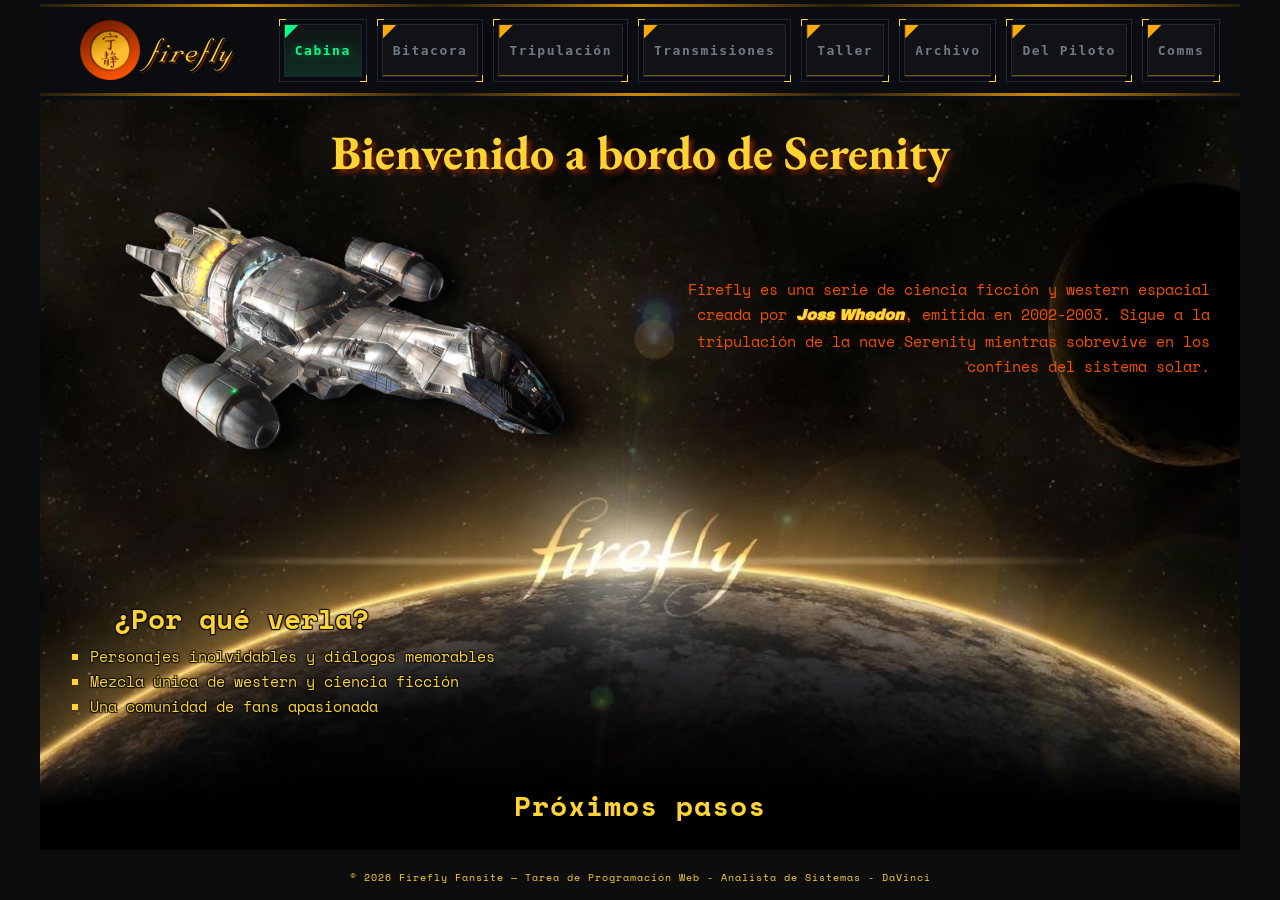
<file: index.html>
<!DOCTYPE html>
<html lang="es">

<head>
    <meta charset="UTF-8">
    <link rel="apple-touch-icon" sizes="57x57" href="./favicon/apple-icon-57x57.png">
    <link rel="apple-touch-icon" sizes="60x60" href="./favicon/apple-icon-60x60.png">
    <link rel="apple-touch-icon" sizes="72x72" href="./favicon/apple-icon-72x72.png">
    <link rel="apple-touch-icon" sizes="76x76" href="./favicon/apple-icon-76x76.png">
    <link rel="apple-touch-icon" sizes="114x114" href="./favicon/apple-icon-114x114.png">
    <link rel="apple-touch-icon" sizes="120x120" href="./favicon/apple-icon-120x120.png">
    <link rel="apple-touch-icon" sizes="144x144" href="./favicon/apple-icon-144x144.png">
    <link rel="apple-touch-icon" sizes="152x152" href="./favicon/apple-icon-152x152.png">
    <link rel="apple-touch-icon" sizes="180x180" href="./favicon/apple-icon-180x180.png">
    <link rel="icon" type="image/png" sizes="192x192" href="./favicon/android-icon-192x192.png">
    <link rel="icon" type="image/png" sizes="32x32" href="./favicon/favicon-32x32.png">
    <link rel="icon" type="image/png" sizes="96x96" href="./favicon/favicon-96x96.png">
    <link rel="icon" type="image/png" sizes="16x16" href="./favicon/favicon-16x16.png">
    <link rel="manifest" href="./favicon/manifest.json">
    <meta name="msapplication-TileColor" content="#ffffff">
    <meta name="msapplication-TileImage" content="./favicon/ms-icon-144x144.png">
    <meta name="theme-color" content="#ffffff">
    <meta name="viewport" content="width=device-width, initial-scale=1.0">
    <title>Cabina - Firefly Fansite</title>
    <link rel="preconnect" href="https://fonts.googleapis.com">
    <link rel="preconnect" href="https://fonts.gstatic.com" crossorigin>
    <link rel="stylesheet" href="https://cdnjs.cloudflare.com/ajax/libs/font-awesome/6.5.1/css/all.min.css"
        referrerpolicy="no-referrer" />
    <link
        href="https://fonts.googleapis.com/css2?family=Archivo+Black&family=Caacupe+One&family=EB+Garamond:ital,wght@0,400..800;1,400..800&family=Space+Mono:ital,wght@0,400;0,700;1,400;1,700&display=swap"
        rel="stylesheet">
    <link rel="stylesheet" href="./css/global.css">
    <link rel="stylesheet" href="./css/responsive.css">
</head>

<body class="index page">
    <header class="efecto-header page">
        <div class="logo-container">
            <img class="logo" src="./img/firefly_logo.png" alt="Logo de Firefly">
            <span class="firefly"> firefly</span>
        </div>
        <input type="checkbox" id="menu-check" class="menu-check">
        <label for="menu-check" class="menu-icon" aria-label="Abrir menú">
            <i class="fa-solid fa-bars icono-abrir"></i>
            <i class="fa-solid fa-xmark icono-cerrar"></i>
        </label>
        <nav>
            <div class="boton"><a href="index.html" class="btn-led pagina_actual">
                    <span class="btn-text">Cabina</span>
                </a></div>
            <div class="boton"><a href="./pages/episodios.html" class="btn-led">
                    <span class="btn-text">Bitacora</span>
                </a></div>
            <div class="boton"><a href="./pages/reparto.html" class="btn-led">
                    <span class="btn-text">Tripulación</span>
                </a></div>
            <div class="boton"><a href="./pages/videos.html" class="btn-led">
                    <span class="btn-text">Transmisiones</span>
                </a></div>
            <div class="boton"><a href="./pages/produccion.html" class="btn-led">
                    <span class="btn-text">Taller</span>
                </a></div>
            <div class="boton"><a href="./pages/curiosidades.html" class="btn-led">
                    <span class="btn-text">Archivo</span>
                </a></div>
            <div class="boton"><a href="./pages/sobre.html" class="btn-led">
                    <span class="btn-text">Del Piloto</span>
                </a></div>
            <div class="boton"><a href="./pages/contacto.html" class="btn-led">
                    <span class="btn-text">Comms</span>
                </a></div>
        </nav>
    </header>

    <main class="banner">
        <section class="bienvenida">
            <h1>Bienvenido a bordo de Serenity</h1>
            <p>
                Firefly es una serie de ciencia ficción y western espacial creada por
                <em> Joss Whedon</em>, emitida en 2002-2003. Sigue a la tripulación de la nave
                Serenity mientras sobrevive en los confines del sistema solar.
            </p>
            <img src="./img/serenity.png" alt="Nave Serenity" class="nave-flotante">
        </section>

        <section class="razones">
            <h2>¿Por qué verla?</h2>
            <ul>
                <li>Personajes inolvidables y diálogos memorables</li>
                <li>Mezcla única de western y ciencia ficción</li>
                <li>Una comunidad de fans apasionada</li>
            </ul>
        </section>

        <section class="proximos-pasos ">
            <h2>Próximos pasos</h2>
            <span class="contenedor-efecto">
                <a href="./pages/reparto.html" class="btn efecto" data-sm-link-text="Vamos!">
                    <span>Conocé a la Tripulación</span>
                </a>
                |
                <a href="./pages/curiosidades.html" class="btn efecto" data-sm-link-text="Vamos!">
                    <span>Revisa el Archivo de curiosidades</span>
                </a> |
                <a href="./pages/produccion.html" class="btn efecto" data-sm-link-text="Vamos!">
                    <span>Explora el Taller</span>
                </a> |
                <a href="./pages/videos.html" class="btn efecto" data-sm-link-text="Vamos!">
                    <span>Visualiza las Transmisiones</span>
                </a> |
                <a href="./pages/episodios.html" class="btn efecto" data-sm-link-text="Vamos!">
                    <span>Consulta la Bitacora</span>
                </a>
            </span>
        </section>
    </main>
    <hr>
    <footer>
        <p>&copy; 2026 Firefly Fansite — Tarea de Programación Web - Analista de Sistemas - DaVinci</p>
    </footer>
</body>

</html>
</file>
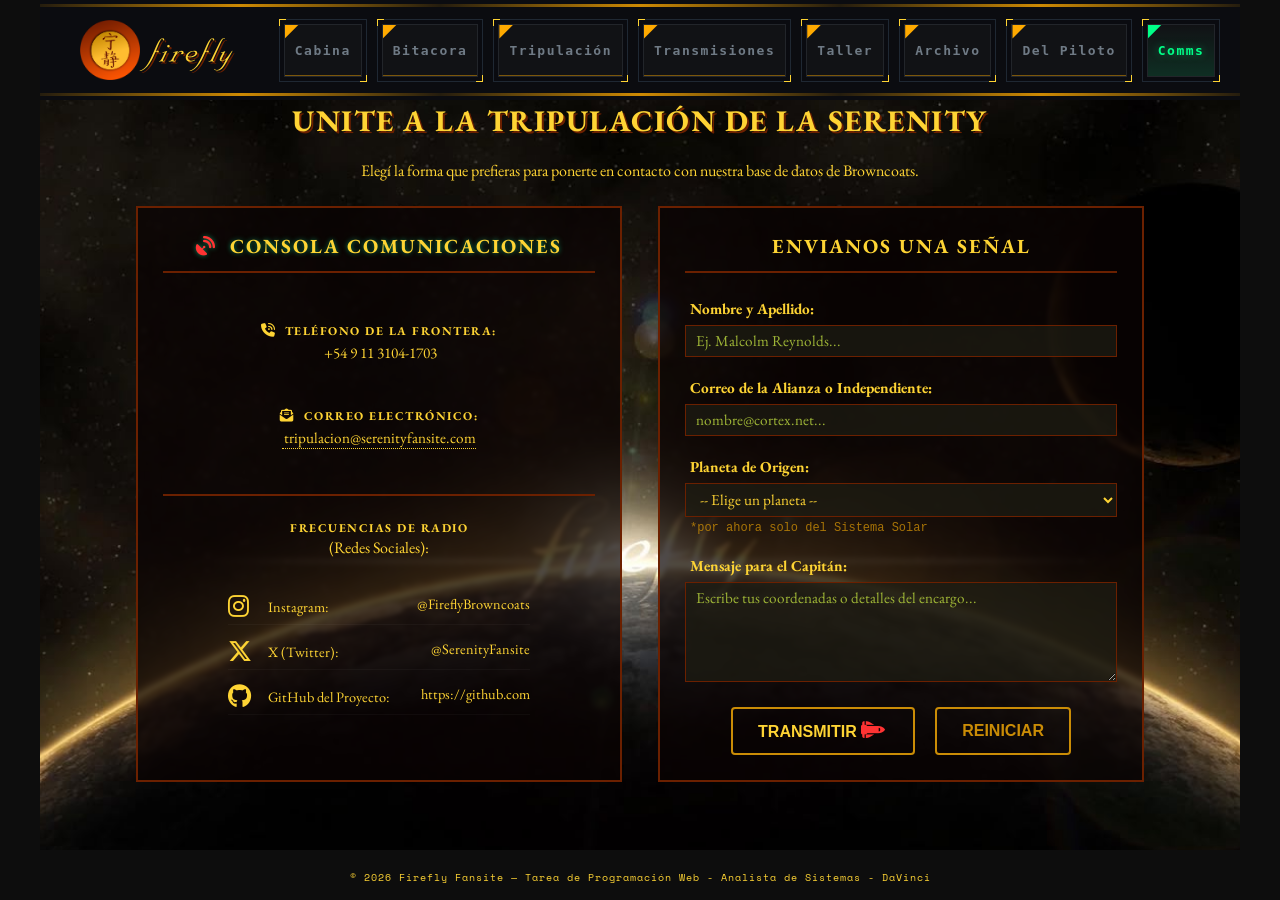
<file: pages/contacto.html>
<!DOCTYPE html>
<html lang="es">

<head>
    <meta charset="UTF-8">
    <link rel="apple-touch-icon" sizes="57x57" href="../favicon/apple-icon-57x57.png">
    <link rel="apple-touch-icon" sizes="60x60" href="../favicon/apple-icon-60x60.png">
    <link rel="apple-touch-icon" sizes="72x72" href="../favicon/apple-icon-72x72.png">
    <link rel="apple-touch-icon" sizes="76x76" href="../favicon/apple-icon-76x76.png">
    <link rel="apple-touch-icon" sizes="114x114" href="../favicon/apple-icon-114x114.png">
    <link rel="apple-touch-icon" sizes="120x120" href="../favicon/apple-icon-120x120.png">
    <link rel="apple-touch-icon" sizes="144x144" href="../favicon/apple-icon-144x144.png">
    <link rel="apple-touch-icon" sizes="152x152" href="../favicon/apple-icon-152x152.png">
    <link rel="apple-touch-icon" sizes="180x180" href="../favicon/apple-icon-180x180.png">
    <link rel="icon" type="image/png" sizes="192x192" href="../favicon/android-icon-192x192.png">
    <link rel="icon" type="image/png" sizes="32x32" href="../favicon/favicon-32x32.png">
    <link rel="icon" type="image/png" sizes="96x96" href="../favicon/favicon-96x96.png">
    <link rel="icon" type="image/png" sizes="16x16" href="../favicon/favicon-16x16.png">
    <link rel="manifest" href="../favicon/manifest.json">
    <meta name="msapplication-TileColor" content="#ffffff">
    <meta name="msapplication-TileImage" content="../favicon/ms-icon-144x144.png">
    <meta name="theme-color" content="#ffffff">
    <link rel="stylesheet" href="https://cdnjs.cloudflare.com/ajax/libs/font-awesome/6.5.1/css/all.min.css"
        referrerpolicy="no-referrer" />
    <meta name="viewport" content="width=device-width, initial-scale=1.0">
    <title>Comms - Firefly Fansite</title>
    <link rel="preconnect" href="https://fonts.googleapis.com">
    <link rel="preconnect" href="https://fonts.gstatic.com" crossorigin>
    <link
        href="https://fonts.googleapis.com/css2?family=Archivo+Black&family=Caacupe+One&family=EB+Garamond:ital,wght@0,400..800;1,400..800&family=Space+Mono:ital,wght@0,400;0,700;1,400;1,700&display=swap"
        rel="stylesheet">
    <link rel="stylesheet" href="https://cdnjs.cloudflare.com/ajax/libs/font-awesome/6.5.1/css/all.min.css"
        referrerpolicy="no-referrer" />
    <link rel="stylesheet" href="../css/global.css">
    <link rel="stylesheet" href="../css/contacto.css">
    <link rel="stylesheet" href="../css/responsive.css">
</head>

<body class="contacto page">
    <header class="efecto-header page">
        <div class="logo-container">
            <img class="logo" src="../img/firefly_logo.png" alt="Logo de Firefly">
            <span class="firefly"> firefly</span>
        </div>
        <input type="checkbox" id="menu-check" class="menu-check">
        <label for="menu-check" class="menu-icon" aria-label="Abrir menú">
            <i class="fa-solid fa-bars icono-abrir"></i>
            <i class="fa-solid fa-xmark icono-cerrar"></i>
        </label>
        <nav>
            <div class="boton"><a href="../index.html" class="btn-led ">
                    <span class="btn-text">Cabina</span>
                </a></div>
            <div class="boton"><a href="./episodios.html" class="btn-led">
                    <span class="btn-text">Bitacora</span>
                </a></div>
            <div class="boton"><a href="./reparto.html" class="btn-led">
                    <span class="btn-text">Tripulación</span>
                </a></div>
            <div class="boton"><a href="./videos.html" class="btn-led">
                    <span class="btn-text">Transmisiones</span>
                </a></div>
            <div class="boton"><a href="./produccion.html" class="btn-led">
                    <span class="btn-text">Taller</span>
                </a></div>
            <div class="boton"><a href="./curiosidades.html" class="btn-led">
                    <span class="btn-text">Archivo</span>
                </a></div>
            <div class="boton"><a href="./sobre.html" class="btn-led">
                    <span class="btn-text">Del Piloto</span>
                </a></div>
            <div class="boton"><a href="./contacto.html" class="btn-led pagina_actual">
                    <span class="btn-text">Comms</span>
                </a></div>
        </nav>
    </header>

    <main class="banner">

        <h1 class="subtitulo">Unite a la Tripulación de la Serenity</h1>
        <p class="bajada">Elegí la forma que prefieras para ponerte en contacto con nuestra base de datos de Browncoats.
        </p>


        <div class="contenedor-contacto-flex">
            <section class="caja datos-contacto blur">
                <div class="terminal-header">
                    <h2><i class="fa-solid fa-satellite-dish comms-light"></i> CONSOLA COMUNICACIONES</h2>
                </div>

                <p class="dato-sistema">
                    <strong><i class="fa-solid fa-phone-volume"></i> Teléfono de la Frontera:</strong>
                    <span>+54 9 11 3104-1703</span>
                </p>

                <p class="dato-sistema">
                    <strong><i class="fa-solid fa-envelope-open-text"></i> Correo Electrónico:</strong>
                    <a href="mailto:tripulacion@serenityfansite.com">tripulacion@serenityfansite.com</a>
                </p>

                <p class="frecuencias-titulo"><strong>Frecuencias de Radio <br></strong>(Redes Sociales):</p>
                <ul>
                    <li>
                        <span class="social-brand">
                            <i class="fa-brands fa-instagram"></i> <span>Instagram:</span>
                        </span>
                        <a href="https://instagram.com" target="_blank">@FireflyBrowncoats</a>
                    </li>
                    <li>
                        <span class="social-brand">
                            <i class="fa-brands fa-x-twitter"></i> <span>X (Twitter):</span>
                        </span>
                        <a href="https://x.com" target="_blank">@SerenityFansite</a>
                    </li>
                    <li>
                        <span class="social-brand">
                            <i class="fa-brands fa-github"></i> <span>GitHub del Proyecto:</span>
                        </span>
                        <a href="https://github.com" target="_blank">https://github.com</a>
                    </li>
                </ul>
            </section>

            <section class="caja seccion-formulario blur">
                <h2>Envianos una Señal</h2>

                <form class="form" action="./enviado.html" method="get">

                    <div class="campo">
                        <label class="label" for="nombre">Nombre y Apellido:
                            <input type="text" id="nombre" placeholder="Ej. Malcolm Reynolds..." name="nombre"
                                class="input" required>
                        </label>
                    </div>

                    <div class="campo">
                        <label class="label" for="correo">Correo de la Alianza o Independiente:
                            <input type="email" id="correo" placeholder="nombre@cortex.net..." name="correo"
                                class="input" required>
                        </label>
                    </div>

                    <div class="campo">
                        <label class="label" for="planeta">Planeta de Origen:
                            <select name="planeta" id="planeta">
                                <option value="" disabled selected>-- Elige un planeta --</option>
                                <option value="mercurio">Mercurio</option>
                                <option value="venus">Venus</option>
                                <option value="tierra">Tierra</option>
                                <option value="marte">Marte</option>
                                <option value="jupiter">Júpiter</option>
                                <option value="saturno">Saturno</option>
                                <option value="urano">Urano</option>
                                <option value="neptuno">Neptuno</option>
                                <option value="pluton">Plutón (Planeta enano)</option>
                            </select>
                        </label>
                        <p>*por ahora solo del Sistema Solar</p>
                    </div>

                    <div class="campo">
                        <label class="label" for="mensaje">Mensaje para el Capitán:
                            <textarea id="mensaje" name="mensaje"
                                placeholder="Escribe tus coordenadas o detalles del encargo..." class="input textarea"
                                required></textarea>
                        </label>
                    </div>

                    <div class="botones">
                        <button type="submit" class="btn enviar">Transmitir
                            <i class="fa-solid fa-shuttle-space comms-light"></i>
                        </button>
                        <button type="reset" class="btn borrar">Reiniciar</button>

                    </div>

                </form>
            </section>
        </div>
    </main>


    <hr>
    <footer>
        <p>&copy; 2026 Firefly Fansite — Tarea de Programación Web - Analista de Sistemas - DaVinci</p>
    </footer>
</body>

</html>
</file>
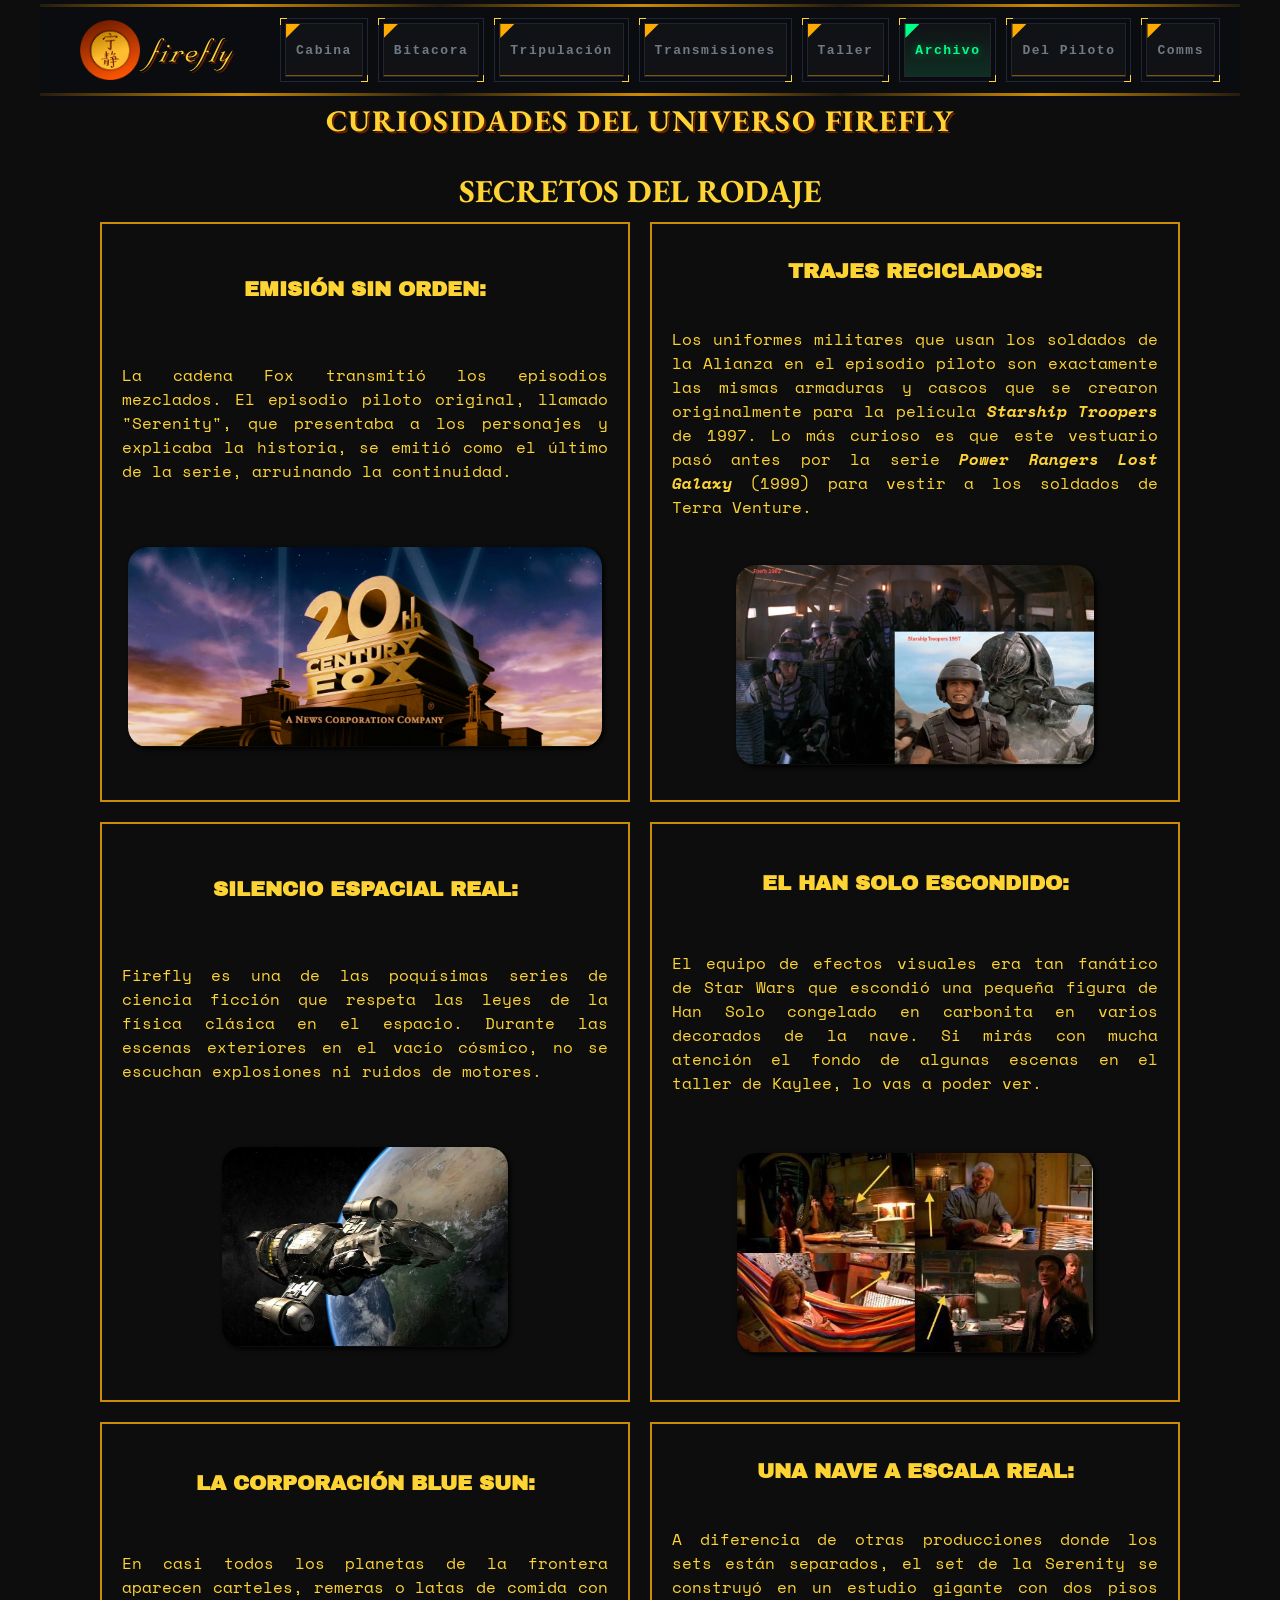
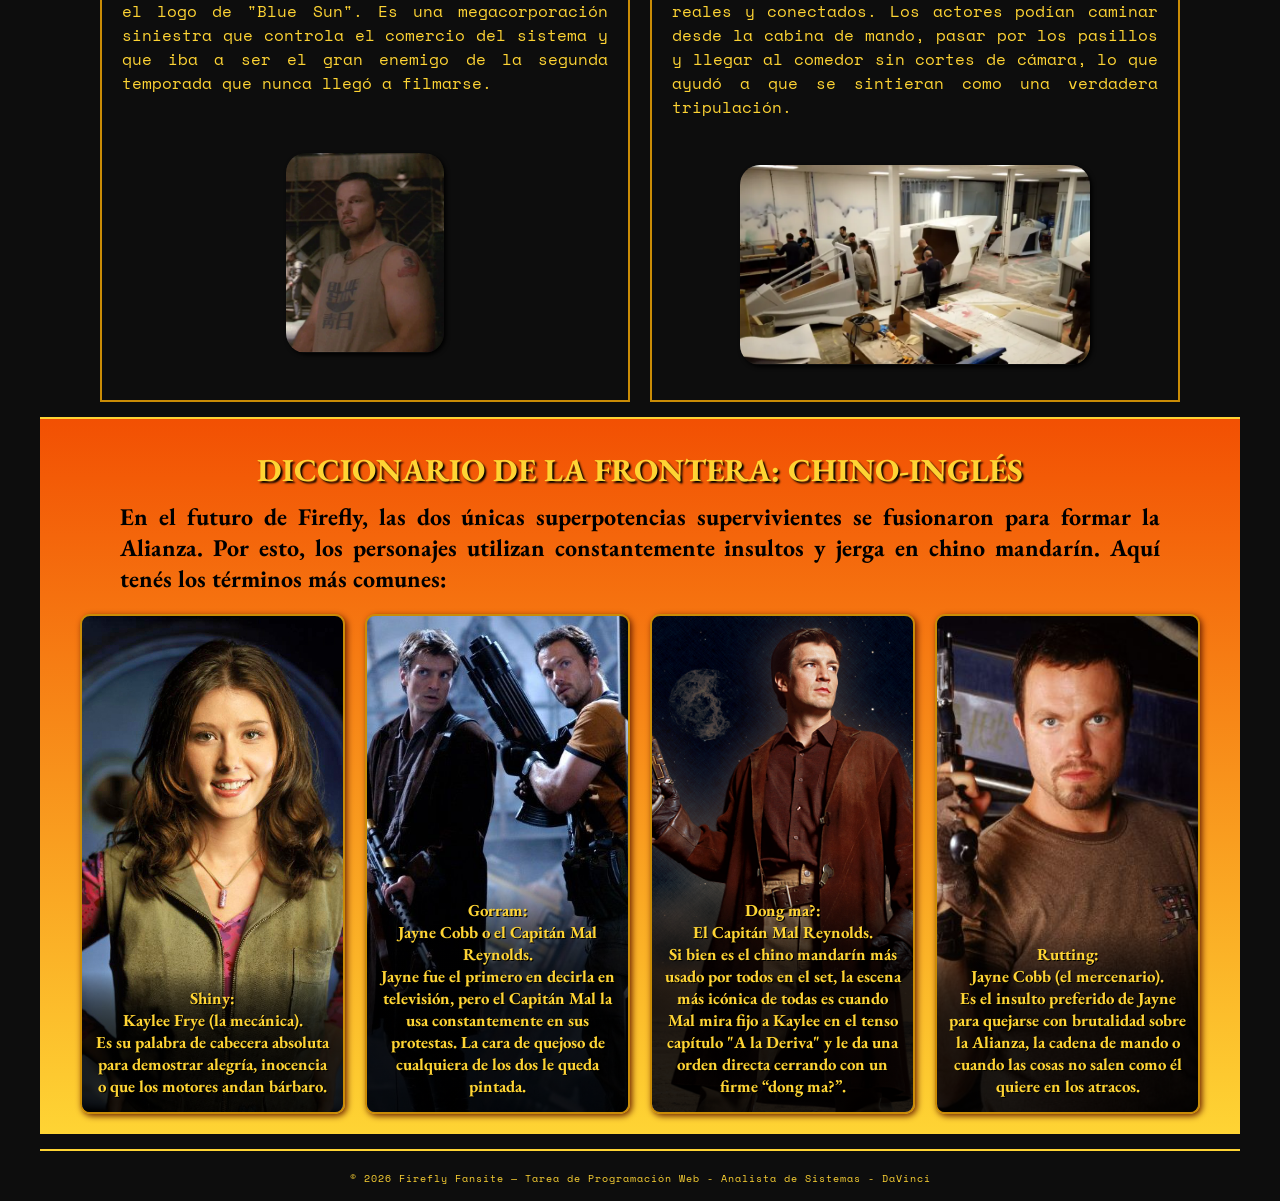
<file: pages/curiosidades.html>
<!DOCTYPE html>
<html lang="es">

<head>
    <meta charset="UTF-8">
    <link rel="apple-touch-icon" sizes="57x57" href="../favicon/apple-icon-57x57.png">
    <link rel="apple-touch-icon" sizes="60x60" href="../favicon/apple-icon-60x60.png">
    <link rel="apple-touch-icon" sizes="72x72" href="../favicon/apple-icon-72x72.png">
    <link rel="apple-touch-icon" sizes="76x76" href="../favicon/apple-icon-76x76.png">
    <link rel="apple-touch-icon" sizes="114x114" href="../favicon/apple-icon-114x114.png">
    <link rel="apple-touch-icon" sizes="120x120" href="../favicon/apple-icon-120x120.png">
    <link rel="apple-touch-icon" sizes="144x144" href="../favicon/apple-icon-144x144.png">
    <link rel="apple-touch-icon" sizes="152x152" href="../favicon/apple-icon-152x152.png">
    <link rel="apple-touch-icon" sizes="180x180" href="../favicon/apple-icon-180x180.png">
    <link rel="icon" type="image/png" sizes="192x192" href="../favicon/android-icon-192x192.png">
    <link rel="icon" type="image/png" sizes="32x32" href="../favicon/favicon-32x32.png">
    <link rel="icon" type="image/png" sizes="96x96" href="../favicon/favicon-96x96.png">
    <link rel="icon" type="image/png" sizes="16x16" href="../favicon/favicon-16x16.png">
    <link rel="manifest" href="../favicon/manifest.json">
    <meta name="msapplication-TileColor" content="#ffffff">
    <meta name="msapplication-TileImage" content="../favicon/ms-icon-144x144.png">
    <meta name="theme-color" content="#ffffff">
    <meta name="viewport" content="width=device-width, initial-scale=1.0">
    <title>Archivo - Firefly Fansite</title>
    <link rel="preconnect" href="https://fonts.googleapis.com">
    <link rel="preconnect" href="https://fonts.gstatic.com" crossorigin>
    <link
        href="https://fonts.googleapis.com/css2?family=Archivo+Black&family=Caacupe+One&family=EB+Garamond:ital,wght@0,400..800;1,400..800&family=Space+Mono:ital,wght@0,400;0,700;1,400;1,700&display=swap"
        rel="stylesheet">
    <link rel="stylesheet" href="https://cdnjs.cloudflare.com/ajax/libs/font-awesome/6.5.1/css/all.min.css"
        referrerpolicy="no-referrer" />
    <link rel="stylesheet" href="../css/global.css">
    <link rel="stylesheet" href="../css/curiosidades.css">
    <link rel="stylesheet" href="../css/responsive.css">
</head>

<body class="curiosidades page">
    <header class="efecto-header page">
        <div class="logo-container">
            <img class="logo" src="../img/firefly_logo.png" alt="Logo de Firefly">
            <span class="firefly"> firefly</span>
        </div>
        <input type="checkbox" id="menu-check" class="menu-check">
        <label for="menu-check" class="menu-icon" aria-label="Abrir menú">
            <i class="fa-solid fa-bars icono-abrir"></i>
            <i class="fa-solid fa-xmark icono-cerrar"></i>
        </label>
        <nav>
            <div class="boton"><a href="../index.html" class="btn-led ">
                    <span class="btn-text">Cabina</span>
                </a></div>
            <div class="boton"><a href="./episodios.html" class="btn-led">
                    <span class="btn-text">Bitacora</span>
                </a></div>
            <div class="boton"><a href="./reparto.html" class="btn-led">
                    <span class="btn-text">Tripulación</span>
                </a></div>
            <div class="boton"><a href="./videos.html" class="btn-led">
                    <span class="btn-text">Transmisiones</span>
                </a></div>
            <div class="boton"><a href="./produccion.html" class="btn-led">
                    <span class="btn-text">Taller</span>
                </a></div>
            <div class="boton"><a href="./curiosidades.html" class="btn-led  pagina_actual">
                    <span class="btn-text">Archivo</span>
                </a></div>
            <div class="boton"><a href="./sobre.html" class="btn-led">
                    <span class="btn-text">Del Piloto</span>
                </a></div>
            <div class="boton"><a href="./contacto.html" class="btn-led">
                    <span class="btn-text">Comms</span>
                </a></div>
        </nav>
    </header>

    <main>
        <h1 class="subtitulo">Curiosidades del Universo Firefly</h1>

        <section id="datos-curiosos">
            <h2>Secretos del Rodaje</h2>
            <ul>
                <li class="caja">
                    <h3>Emisión sin orden:</h3>
                    <p>La cadena Fox transmitió los episodios mezclados. El episodio
                        piloto original, llamado "Serenity", que presentaba a los personajes y explicaba la historia, se
                        emitió como el último de la serie, arruinando la continuidad.</p>
                    <div class="cajaimg"><img src="../img/curiosidades/fox_logo.png" alt="Logo de FOX">
                    </div>
                </li>
                <li class="caja">
                    <h3>Trajes reciclados:</h3>
                    <p> Los uniformes militares que usan los soldados de la Alianza
                        en el episodio piloto son exactamente las mismas armaduras y cascos que se crearon originalmente
                        para la película <em>Starship Troopers</em> de 1997. Lo más curioso es que este vestuario pasó
                        antes por la serie <em>Power Rangers Lost Galaxy</em> (1999) para vestir a los soldados de Terra
                        Venture.
                        <!-- Un dato extra: en los comentarios del DVD de Firefly revelaron que, al pintarlos a las
                        apuradas de color morado para la serie, ¡algunos trajes todavía tenían manchas de sangre de
                        bicho alienígena del rodaje anterior! -->

                    </p>
                    <div class="cajaimg"><img src="../img/curiosidades/traje_reciclado.webp"
                            alt="Soldados de la Alianza"></div>
                </li>
                <li class="caja">
                    <h3>Silencio espacial real:</h3>
                    <p> Firefly es una de las poquísimas series de ciencia
                        ficción que respeta las leyes de la física clásica en el espacio. Durante las escenas exteriores
                        en el vacío cósmico, no se escuchan explosiones ni ruidos de motores.</p>
                    <div class="cajaimg"><img src="../img/curiosidades/fireflyespacio.webp"
                            alt="Nave Serenity en el espacio"></div>
                </li>
                <li class="caja">
                    <h3>El Han Solo escondido:</h3>
                    <p> El equipo de efectos visuales era tan fanático de Star
                        Wars que escondió una pequeña figura de Han Solo congelado en carbonita en varios decorados de
                        la nave. Si mirás con mucha atención el fondo de algunas escenas en el taller de Kaylee, lo vas
                        a poder ver.</p>
                    <div class="cajaimg"><img src="../img/curiosidades/hansolofirefly.webp"
                            alt="Easter egg de Han Solo"></div>
                </li>
                <li class="caja">
                    <h3>La corporación Blue Sun:</h3>
                    <p> En casi todos los planetas de la frontera aparecen
                        carteles, remeras o latas de comida con el logo de "Blue Sun". Es una megacorporación siniestra
                        que controla el comercio del sistema y que iba a ser el gran enemigo de la segunda temporada que
                        nunca llegó a filmarse.</p>
                    <div class="cajaimg"><img src="../img/curiosidades/remerabluesun.webp"
                            alt="Logo corporación Blue Sun"></div>
                </li>
                <li class="caja">
                    <h3>Una nave a escala real:</h3>
                    <p> A diferencia de otras producciones donde los sets están
                        separados, el set de la Serenity se construyó en un estudio gigante con dos pisos reales y
                        conectados. Los actores podían caminar desde la cabina de mando, pasar por los pasillos y llegar
                        al comedor sin cortes de cámara, lo que ayudó a que se sintieran como una verdadera tripulación.
                    </p>
                    <div class="cajaimg"><img src="../img/curiosidades/realsize.webp" alt="Set de filmación interno">
                    </div>
                </li>
            </ul>
        </section>

        <hr>

        <section id="glosario">
            <h2>Diccionario de la Frontera: Chino-Inglés</h2>
            <p>
                En el futuro de Firefly, las dos únicas superpotencias supervivientes se fusionaron para formar la
                Alianza. Por esto, los personajes utilizan constantemente insultos y jerga en chino mandarín. Aquí tenés
                los términos más comunes:
            </p>
            <div class="fichas">
                <div class="ficha" style="background-image: url('../img/curiosidades/kaylee.jpg') ">
                    <p class="dato">
                        <strong>Shiny:</strong><br>
                        Kaylee Frye (la mecánica). <br> Es su palabra de cabecera absoluta para demostrar alegría,
                        inocencia
                        o que
                        los motores andan bárbaro.
                    </p>
                </div>

                <div class="ficha" style="background-image: url('../img/curiosidades/mal_jayne.jpg') ">
                    <p class="dato">
                        <strong>Gorram:</strong><br>
                        Jayne Cobb o el Capitán Mal Reynolds.<br> Jayne fue el primero en decirla en televisión, pero el
                        Capitán Mal
                        la usa constantemente en sus protestas. La cara de quejoso de cualquiera de los dos le queda
                        pintada.<br>

                    </p>
                </div>

                <div class="ficha" style="background-image: url('../img/curiosidades/mal.jpg') ">
                    <p class="dato">
                        <strong>Dong ma?:</strong><br>
                        El Capitán Mal Reynolds.<br> Si bien es el chino mandarín más usado por todos en el set, la
                        escena
                        más
                        icónica de todas es cuando Mal mira fijo a Kaylee en el tenso capítulo "A la Deriva" y le da una
                        orden
                        directa cerrando con un firme “dong ma?”.

                    </p>
                </div>

                <div class="ficha" style="background-image: url('../img/curiosidades/jayne.jpg') ">
                    <p class="dato">
                        <strong>Rutting:</strong><br>
                        Jayne Cobb (el mercenario).<br> Es el insulto preferido de Jayne para quejarse con brutalidad
                        sobre
                        la
                        Alianza, la cadena de mando o cuando las cosas no salen como él quiere en los atracos.

                    </p>
                </div>
            </div>
        </section>

    </main>
    <hr>
    <footer>
        <p>&copy; 2026 Firefly Fansite — Tarea de Programación Web - Analista de Sistemas - DaVinci</p>
    </footer>
</body>

</html>
</file>
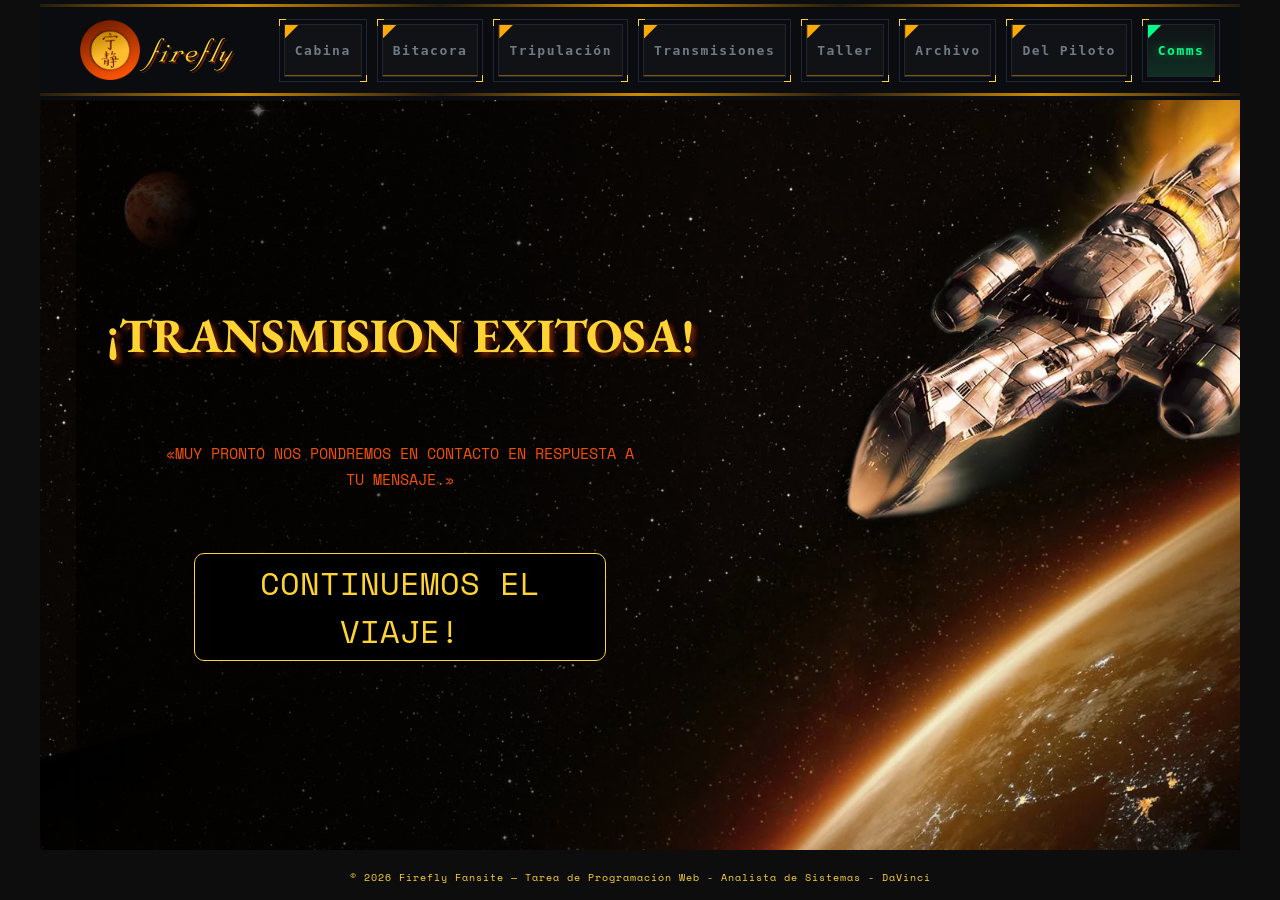
<file: pages/enviado.html>
<!DOCTYPE html>
<html lang="es">

<head>
    <meta charset="UTF-8">
    <link rel="apple-touch-icon" sizes="57x57" href="../favicon/apple-icon-57x57.png">
    <link rel="apple-touch-icon" sizes="60x60" href="../favicon/apple-icon-60x60.png">
    <link rel="apple-touch-icon" sizes="72x72" href="../favicon/apple-icon-72x72.png">
    <link rel="apple-touch-icon" sizes="76x76" href="../favicon/apple-icon-76x76.png">
    <link rel="apple-touch-icon" sizes="114x114" href="../favicon/apple-icon-114x114.png">
    <link rel="apple-touch-icon" sizes="120x120" href="../favicon/apple-icon-120x120.png">
    <link rel="apple-touch-icon" sizes="144x144" href="../favicon/apple-icon-144x144.png">
    <link rel="apple-touch-icon" sizes="152x152" href="../favicon/apple-icon-152x152.png">
    <link rel="apple-touch-icon" sizes="180x180" href="../favicon/apple-icon-180x180.png">
    <link rel="icon" type="image/png" sizes="192x192" href="../favicon/android-icon-192x192.png">
    <link rel="icon" type="image/png" sizes="32x32" href="../favicon/favicon-32x32.png">
    <link rel="icon" type="image/png" sizes="96x96" href="../favicon/favicon-96x96.png">
    <link rel="icon" type="image/png" sizes="16x16" href="../favicon/favicon-16x16.png">
    <link rel="manifest" href="../favicon/manifest.json">
    <meta name="msapplication-TileColor" content="#ffffff">
    <meta name="msapplication-TileImage" content="./favicon/ms-icon-144x144.png">
    <meta name="theme-color" content="#ffffff">
    <meta name="viewport" content="width=device-width, initial-scale=1.0">
    <title>TRANSMICION EXITOSA - Firefly Fansite</title>
    <link rel="preconnect" href="https://fonts.googleapis.com">
    <link rel="preconnect" href="https://fonts.gstatic.com" crossorigin>
    <link
        href="https://fonts.googleapis.com/css2?family=Archivo+Black&family=Caacupe+One&family=EB+Garamond:ital,wght@0,400..800;1,400..800&family=Space+Mono:ital,wght@0,400;0,700;1,400;1,700&display=swap"
        rel="stylesheet">
    <link rel="stylesheet" href="https://cdnjs.cloudflare.com/ajax/libs/font-awesome/6.5.1/css/all.min.css"
        referrerpolicy="no-referrer" />
    <link rel="stylesheet" href="../css/global.css">
    <link rel="stylesheet" href="../css/enviado.css">
    <link rel="stylesheet" href="../css/responsive.css">
</head>

<body class="index page">
    <header class="efecto-header page">
        <div class="logo-container">
            <img class="logo" src="../img/firefly_logo.png" alt="Logo de Firefly">
            <span class="firefly"> firefly</span>
        </div>
        <input type="checkbox" id="menu-check" class="menu-check">
        <label for="menu-check" class="menu-icon" aria-label="Abrir menú">
            <i class="fa-solid fa-bars icono-abrir"></i>
            <i class="fa-solid fa-xmark icono-cerrar"></i>
        </label>
        <nav>
            <div class="boton"><a href="../index.html" class="btn-led ">
                    <span class="btn-text">Cabina</span>
                </a></div>
            <div class="boton"><a href="./episodios.html" class="btn-led">
                    <span class="btn-text">Bitacora</span>
                </a></div>
            <div class="boton"><a href="./reparto.html" class="btn-led">
                    <span class="btn-text">Tripulación</span>
                </a></div>
            <div class="boton"><a href="./videos.html" class="btn-led">
                    <span class="btn-text">Transmisiones</span>
                </a></div>
            <div class="boton"><a href="./produccion.html" class="btn-led">
                    <span class="btn-text">Taller</span>
                </a></div>
            <div class="boton"><a href="./curiosidades.html" class="btn-led">
                    <span class="btn-text">Archivo</span>
                </a></div>
            <div class="boton"><a href="./sobre.html" class="btn-led">
                    <span class="btn-text">Del Piloto</span>
                </a></div>
            <div class="boton"><a href="./contacto.html" class="btn-led pagina_actual">
                    <span class="btn-text">Comms</span>
                </a></div>
        </nav>
    </header>

    <main class="banner enviado">
        <section class="bienvenida ">
            <h1>¡TRANSMISION EXITOSA!</h1>
            <p>
                «MUY PRONTO NOS PONDREMOS EN CONTACTO EN RESPUESTA A TU MENSAJE.»
            </p>
            <div>
                <a href="../index.html">CONTINUEMOS EL VIAJE!</a>
            </div>
        </section>

    </main>
    <hr>
    <footer>
        <p>&copy; 2026 Firefly Fansite — Tarea de Programación Web - Analista de Sistemas - DaVinci</p>
    </footer>
</body>

</html>
</file>
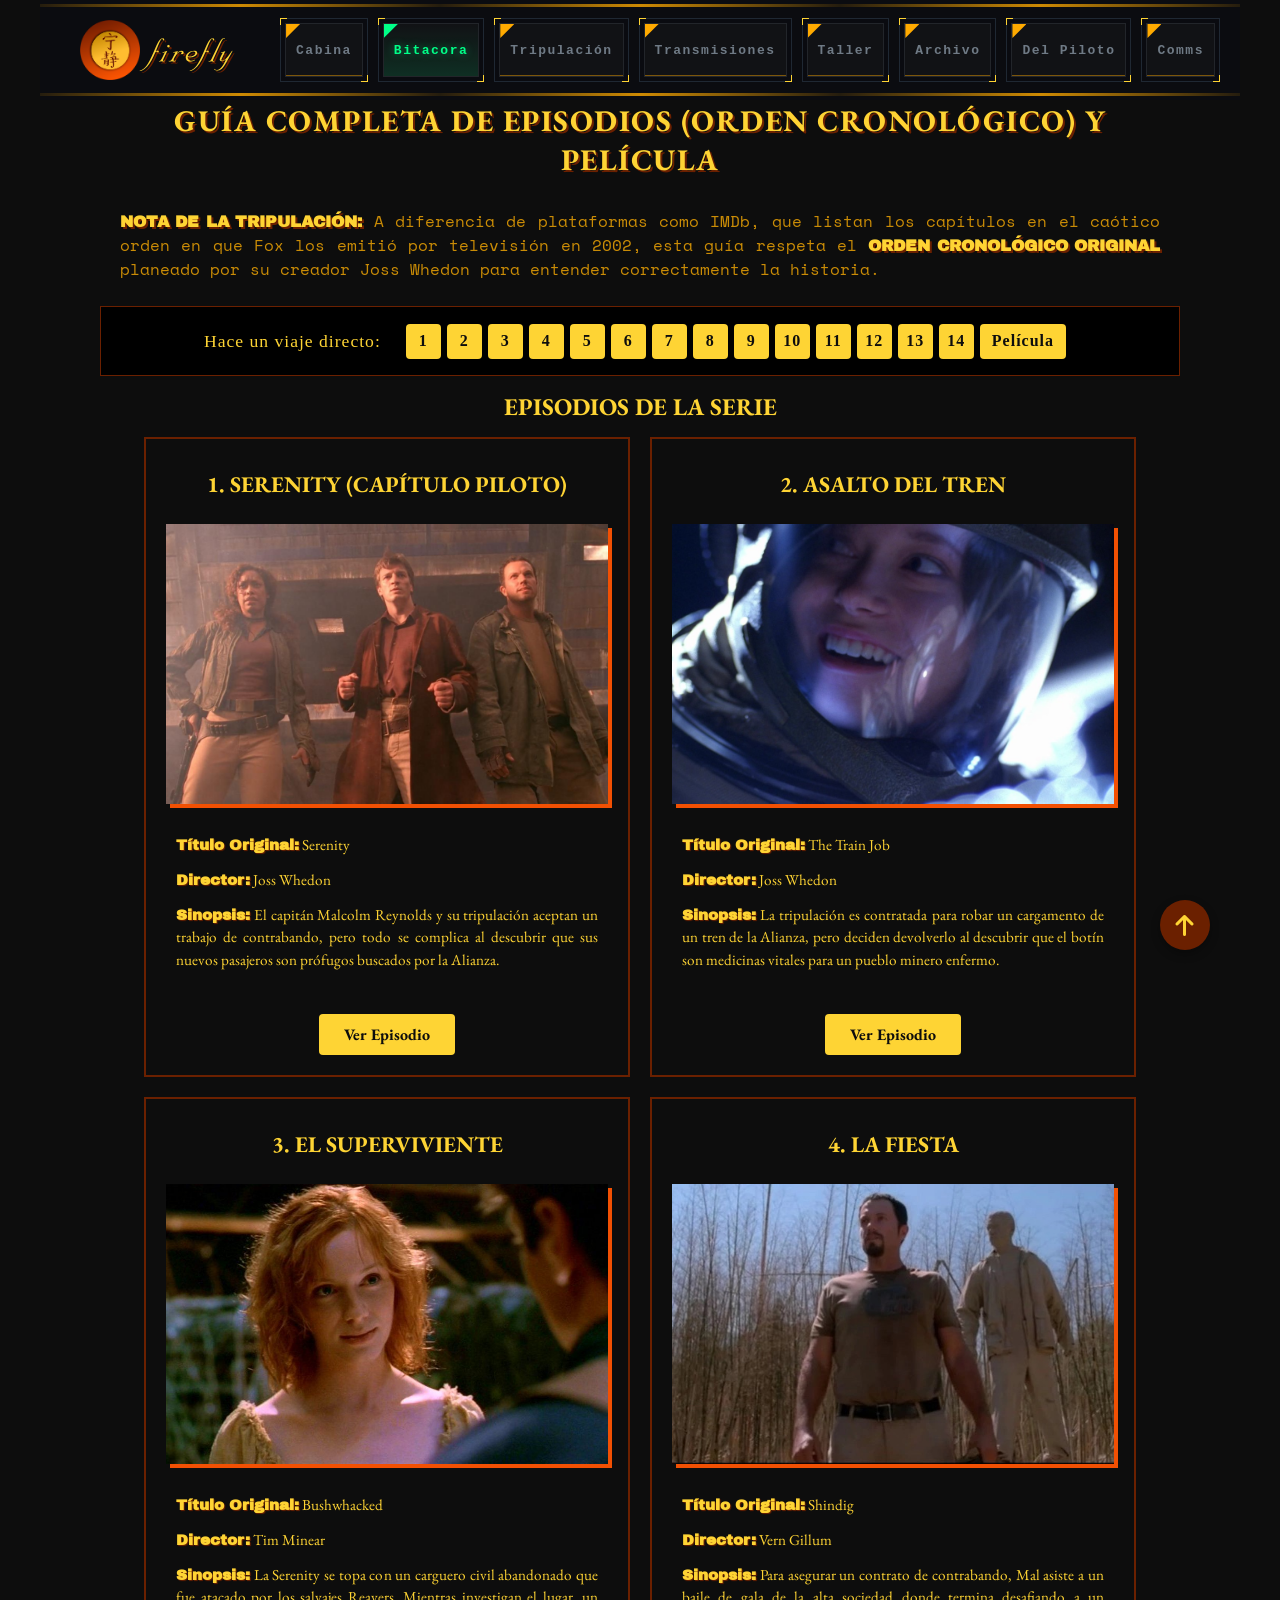
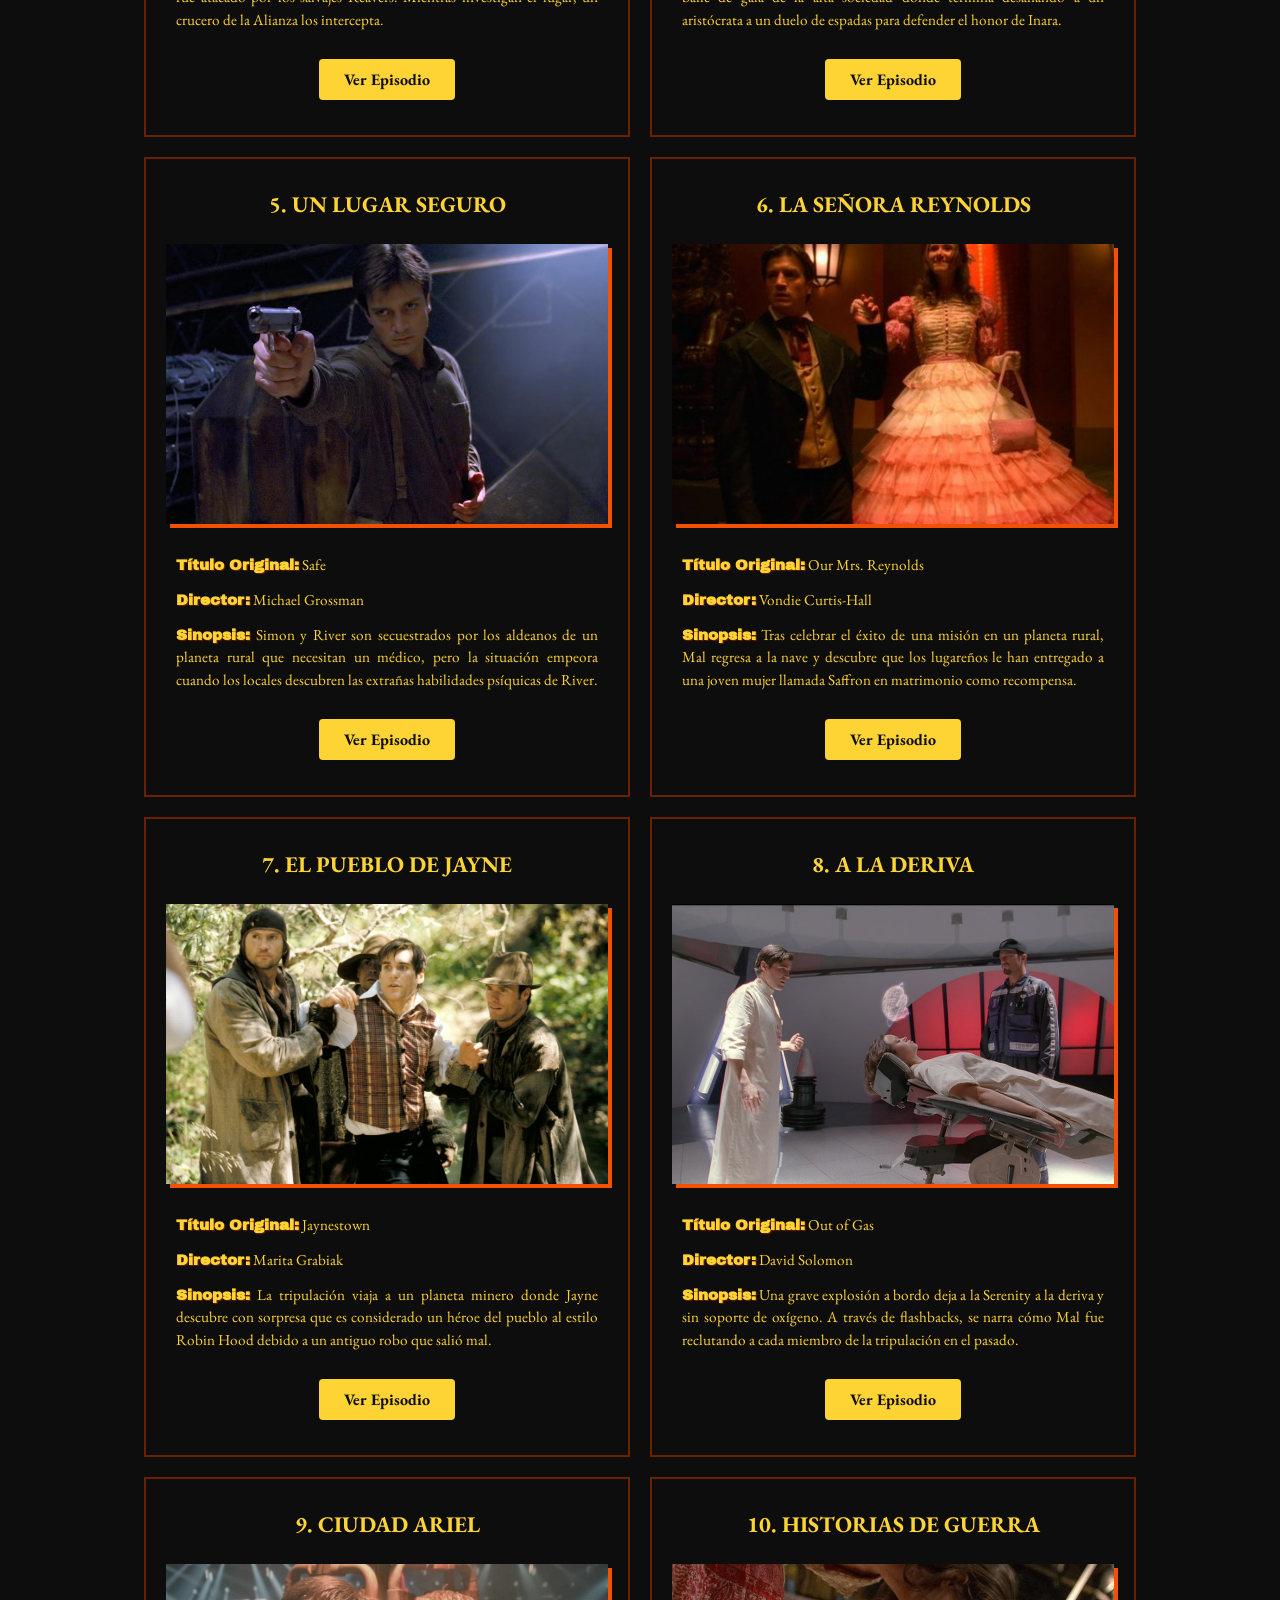
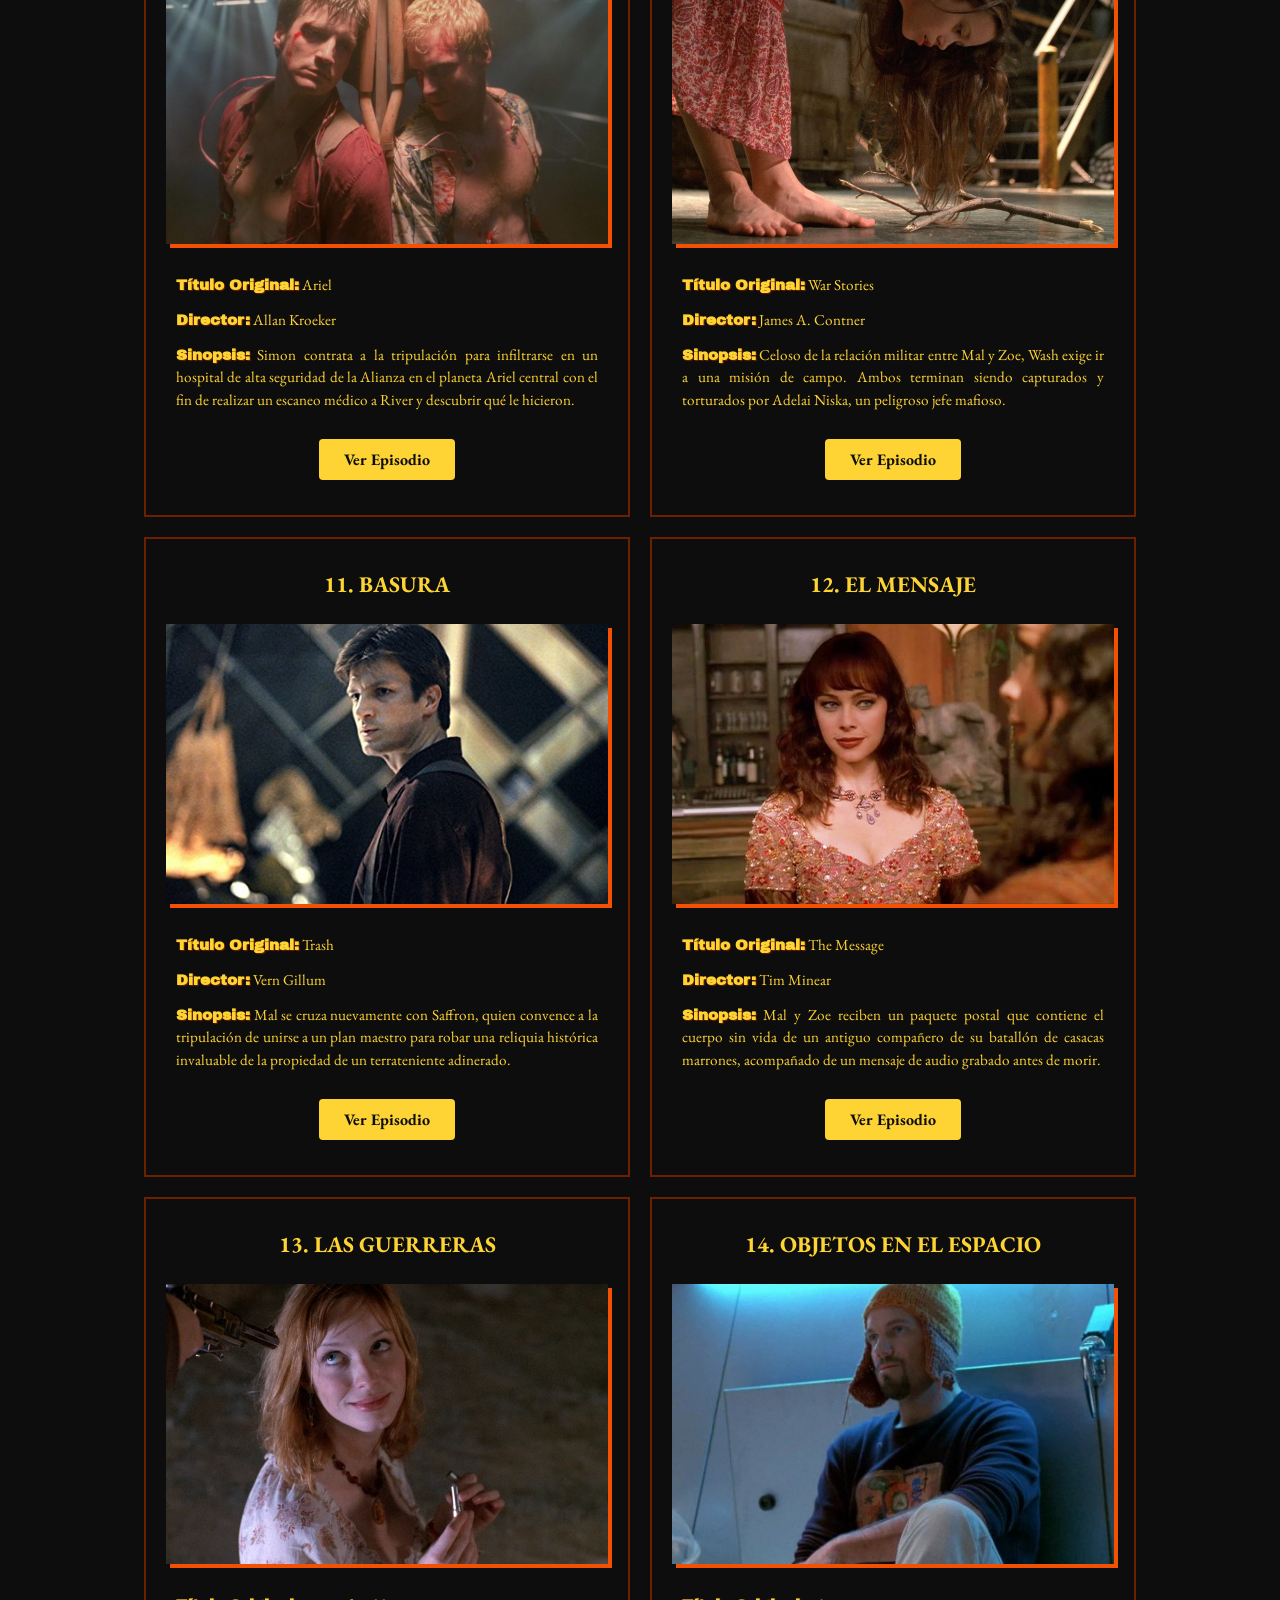
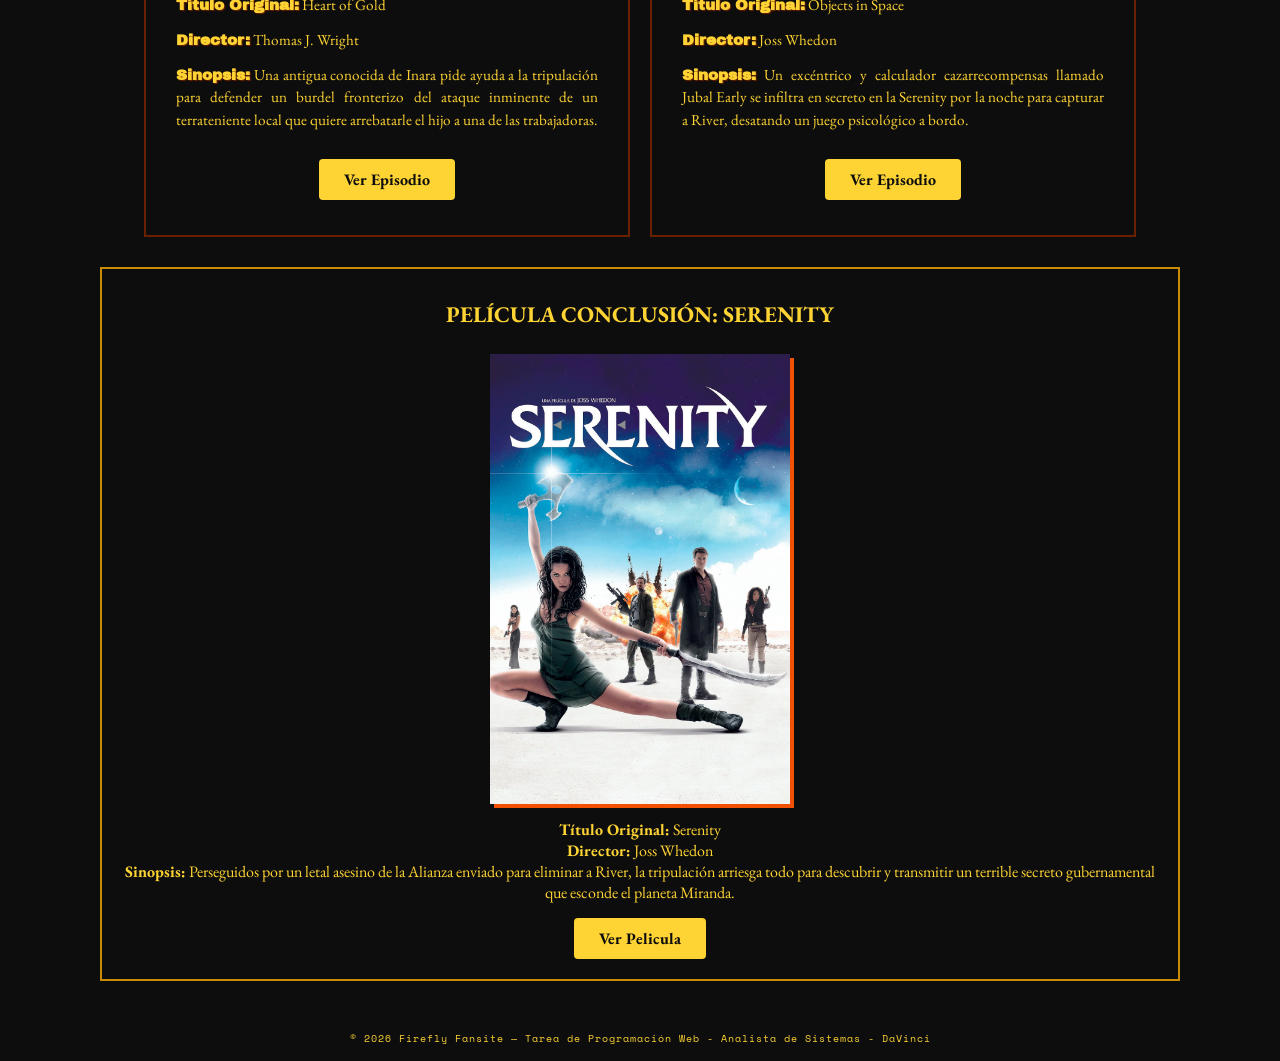
<file: pages/episodios.html>
<!DOCTYPE html>
<html lang="es">

<head>
    <meta charset="UTF-8">
    <link rel="apple-touch-icon" sizes="57x57" href="../favicon/apple-icon-57x57.png">
    <link rel="apple-touch-icon" sizes="60x60" href="../favicon/apple-icon-60x60.png">
    <link rel="apple-touch-icon" sizes="72x72" href="../favicon/apple-icon-72x72.png">
    <link rel="apple-touch-icon" sizes="76x76" href="../favicon/apple-icon-76x76.png">
    <link rel="apple-touch-icon" sizes="114x114" href="../favicon/apple-icon-114x114.png">
    <link rel="apple-touch-icon" sizes="120x120" href="../favicon/apple-icon-120x120.png">
    <link rel="apple-touch-icon" sizes="144x144" href="../favicon/apple-icon-144x144.png">
    <link rel="apple-touch-icon" sizes="152x152" href="../favicon/apple-icon-152x152.png">
    <link rel="apple-touch-icon" sizes="180x180" href="../favicon/apple-icon-180x180.png">
    <link rel="icon" type="image/png" sizes="192x192" href="../favicon/android-icon-192x192.png">
    <link rel="icon" type="image/png" sizes="32x32" href="../favicon/favicon-32x32.png">
    <link rel="icon" type="image/png" sizes="96x96" href="../favicon/favicon-96x96.png">
    <link rel="icon" type="image/png" sizes="16x16" href="../favicon/favicon-16x16.png">
    <link rel="manifest" href="../favicon/manifest.json">
    <link rel="stylesheet" href="https://cdnjs.cloudflare.com/ajax/libs/font-awesome/6.5.1/css/all.min.css"
        referrerpolicy="no-referrer" />
    <meta name="msapplication-TileColor" content="#ffffff">
    <meta name="msapplication-TileImage" content="../favicon/ms-icon-144x144.png">
    <meta name="theme-color" content="#ffffff">
    <meta name="viewport" content="width=device-width, initial-scale=1.0">
    <title>Bitacora - Firefly Fansite</title>
    <link rel="preconnect" href="https://fonts.googleapis.com">
    <link rel="preconnect" href="https://fonts.gstatic.com" crossorigin>
    <link
        href="https://fonts.googleapis.com/css2?family=Archivo+Black&family=Caacupe+One&family=EB+Garamond:ital,wght@0,400..800;1,400..800&family=Space+Mono:ital,wght@0,400;0,700;1,400;1,700&display=swap"
        rel="stylesheet">
    <link rel="stylesheet" href="https://cdnjs.cloudflare.com/ajax/libs/font-awesome/6.5.1/css/all.min.css"
        referrerpolicy="no-referrer" />
    <link rel="stylesheet" href="../css/global.css">
    <link rel="stylesheet" href="../css/episodios.css">
    <link rel="stylesheet" href="../css/responsive.css">
</head>


<body class="episodios page">
    <header class="efecto-header page">
        <div class="logo-container">
            <img class="logo" src="../img/firefly_logo.png" alt="Logo de Firefly">
            <a class="firefly" href="../index.html"> firefly</a>
        </div>
        <input type="checkbox" id="menu-check" class="menu-check">
        <label for="menu-check" class="menu-icon" aria-label="Abrir menú">
            <i class="fa-solid fa-bars icono-abrir"></i>
            <i class="fa-solid fa-xmark icono-cerrar"></i>
        </label>
        <nav>
            <div class="boton"><a href="../index.html" class="btn-led ">
                    <span class="btn-text">Cabina</span>
                </a></div>
            <div class="boton"><a href="./episodios.html" class="btn-led  pagina_actual">
                    <span class="btn-text">Bitacora</span>
                </a></div>
            <div class="boton"><a href="./reparto.html" class="btn-led">
                    <span class="btn-text">Tripulación</span>
                </a></div>
            <div class="boton"><a href="./videos.html" class="btn-led">
                    <span class="btn-text">Transmisiones</span>
                </a></div>
            <div class="boton"><a href="./produccion.html" class="btn-led">
                    <span class="btn-text">Taller</span>
                </a></div>
            <div class="boton"><a href="./curiosidades.html" class="btn-led  ">
                    <span class="btn-text">Archivo</span>
                </a></div>
            <div class="boton"><a href="./sobre.html" class="btn-led">
                    <span class="btn-text">Del Piloto</span>
                </a></div>
            <div class="boton"><a href="./contacto.html" class="btn-led">
                    <span class="btn-text">Comms</span>
                </a></div>
        </nav>
    </header>
    <main id="mini-nav">
        <h1 class="subtitulo">Guía Completa de Episodios (Orden Cronológico) y Película</h1>
        <p class="nota">
            <strong>Nota de la tripulación:</strong> A diferencia de plataformas como IMDb, que listan los capítulos
            en el caótico orden en que Fox los emitió por televisión en 2002, esta guía respeta el
            <strong>orden cronológico original</strong> planeado por su creador Joss Whedon para entender correctamente
            la historia.
        </p>
        <nav class="mini-nav">

            <p>Hace un viaje directo:</p>

            <ul>
                <li><a href="#ep1">1</a></li>
                <li><a href="#ep2">2</a></li>
                <li><a href="#ep3">3</a></li>
                <li><a href="#ep4">4</a></li>
                <li><a href="#ep5">5</a></li>
                <li><a href="#ep6">6</a></li>
                <li><a href="#ep7">7</a></li>
                <li><a href="#ep8">8</a></li>
                <li><a href="#ep9">9</a></li>
                <li><a href="#ep10">10</a></li>
                <li><a href="#ep11">11</a></li>
                <li><a href="#ep12">12</a></li>
                <li><a href="#ep13">13</a></li>
                <li><a href="#ep14">14</a></li>
                <li><a href="#pelicula" class="enlace-peli">Película</a></li>
            </ul>
        </nav>
        <section class="seccion-temporada">
            <h2>Episodios de la Serie</h2>



            <ol class="lista-episodios">

                <li> <!-- Episodio 1 -->
                    <article id="ep1" class="ficha-episodio caja">
                        <h3>1. Serenity (Capítulo Piloto)</h3>
                        <img src="../img/episodios/ep1.jpg" alt="Captura del episodio Serenity">
                        <div>
                            <p><strong>Título Original:</strong> Serenity</p>
                            <p><strong>Director:</strong> Joss Whedon</p>
                            <p><strong>Sinopsis:</strong> El capitán Malcolm Reynolds y su tripulación aceptan
                                un
                                trabajo de
                                contrabando, pero todo se complica al descubrir que sus nuevos pasajeros son
                                prófugos
                                buscados
                                por la Alianza.</p>
                        </div>
                        <a href="https://powvideo.org/m3p95wzcnjnw.html" class="boton-video" target="_blank"
                            rel="noopener noreferrer">
                            Ver Episodio </a>
                    </article>
                </li>
                <li> <!-- Episodio 2 -->
                    <article id="ep2" class="ficha-episodio caja">
                        <h3>2. Asalto del tren</h3><img src="../img/episodios/ep2.jpg"
                            alt="Captura del episodio The Train Job">
                        <div>
                            <p><strong>Título Original:</strong> The Train Job</p>
                            <p><strong>Director:</strong> Joss Whedon</p>
                            <p><strong>Sinopsis:</strong> La tripulación es contratada para robar un cargamento de
                                un
                                tren
                                de la
                                Alianza, pero deciden devolverlo al descubrir que el botín son medicinas vitales
                                para un
                                pueblo
                                minero enfermo.</p>
                        </div>
                        <a href="https://powvideo.net/3dmh3ola8p3l.html" class="boton-video" target="_blank"
                            rel="noopener noreferrer">
                            Ver Episodio </a>
                    </article>
                </li>
                <li> <!-- Episodio 3 -->
                    <article id="ep3" class="ficha-episodio caja">
                        <h3>3. El superviviente</h3><img src="../img/episodios/ep3.jpg"
                            alt="Captura del episodio Bushwhacked">
                        <div>
                            <p><strong>Título Original:</strong> Bushwhacked</p>
                            <p><strong>Director:</strong> Tim Minear</p>
                            <p><strong>Sinopsis:</strong> La Serenity se topa con un carguero civil abandonado que
                                fue
                                atacado
                                por los salvajes Reavers. Mientras investigan el lugar, un crucero de la Alianza los
                                intercepta.
                            </p>
                            <a href="https://powvideo.net/ae1gfvrj68sn.html" class="boton-video" target="_blank"
                                rel="noopener noreferrer">
                                Ver Episodio </a>
                        </div>
                    </article>
                </li>
                <li> <!-- Episodio 4 -->
                    <article id="ep4" class="ficha-episodio caja">
                        <h3>4. La fiesta</h3><img src="../img/episodios/ep4.jpg" alt="Captura del episodio Shindig">
                        <div>
                            <p><strong>Título Original:</strong> Shindig</p>
                            <p><strong>Director:</strong> Vern Gillum</p>
                            <p><strong>Sinopsis:</strong> Para asegurar un contrato de contrabando, Mal asiste a un
                                baile de
                                gala de la alta sociedad donde termina desafiando a un aristócrata a un duelo de
                                espadas
                                para
                                defender el honor de Inara.</p>
                            <a href="https://powvideo.net/ydymb9jq0321.html" class="boton-video" target="_blank"
                                rel="noopener noreferrer">
                                Ver Episodio </a>
                        </div>
                    </article>
                </li>
                <li> <!-- Episodio 5 -->
                    <article id="ep5" class="ficha-episodio caja">
                        <h3>5. Un lugar seguro</h3><img src="../img/episodios/ep5.jpg" alt="Captura del episodio Safe">
                        <div>
                            <p><strong>Título Original:</strong> Safe</p>
                            <p><strong>Director:</strong> Michael Grossman</p>
                            <p><strong>Sinopsis:</strong> Simon y River son secuestrados por los aldeanos de un
                                planeta
                                rural
                                que necesitan un médico, pero la situación empeora cuando los locales descubren las
                                extrañas
                                habilidades psíquicas de River.</p>
                            <a href="https://powvideo.net/d5dcs8bse0da.html" class="boton-video" target="_blank"
                                rel="noopener noreferrer">
                                Ver Episodio </a>
                        </div>
                    </article>
                </li>
                <li> <!-- Episodio 6 -->
                    <article id="ep6" class="ficha-episodio caja">
                        <h3>6. La señora Reynolds</h3><img src="../img/episodios/ep6.jpg"
                            alt="Captura del episodio Our Mrs. Reynolds">
                        <div>
                            <p><strong>Título Original:</strong> Our Mrs. Reynolds</p>
                            <p><strong>Director:</strong> Vondie Curtis-Hall</p>
                            <p><strong>Sinopsis:</strong> Tras celebrar el éxito de una misión en un planeta rural,
                                Mal
                                regresa
                                a la nave y descubre que los lugareños le han entregado a una joven mujer llamada
                                Saffron en
                                matrimonio como recompensa.</p>
                            <a href="https://powvideo.net/nv6ha4rjb521.html" class="boton-video" target="_blank"
                                rel="noopener noreferrer">
                                Ver Episodio </a>
                        </div>
                    </article>
                </li>
                <li> <!-- Episodio 7 -->
                    <article id="ep7" class="ficha-episodio caja">
                        <h3>7. El pueblo de Jayne</h3><img src="../img/episodios/ep7.jpg"
                            alt="Captura del episodio Jaynestown">
                        <div>
                            <p><strong>Título Original:</strong> Jaynestown</p>
                            <p><strong>Director:</strong> Marita Grabiak</p>
                            <p><strong>Sinopsis:</strong> La tripulación viaja a un planeta minero donde Jayne
                                descubre
                                con
                                sorpresa que es considerado un héroe del pueblo al estilo Robin Hood debido a un
                                antiguo
                                robo
                                que salió mal.</p>
                            <a href="https://powvideo.net/0ug29ksrfg3i.html" class="boton-video" target="_blank"
                                rel="noopener noreferrer">
                                Ver Episodio </a>
                        </div>
                    </article>
                </li>
                <li> <!-- Episodio 8 -->
                    <article id="ep8" class="ficha-episodio caja">
                        <h3>8. A la deriva</h3><img src="../img/episodios/ep8.jpg"
                            alt="Captura del episodio Out of Gas">
                        <div>
                            <p><strong>Título Original:</strong> Out of Gas</p>
                            <p><strong>Director:</strong> David Solomon</p>
                            <p><strong>Sinopsis:</strong> Una grave explosión a bordo deja a la Serenity a la deriva
                                y
                                sin
                                soporte de oxígeno. A través de flashbacks, se narra cómo Mal fue reclutando a cada
                                miembro
                                de
                                la tripulación en el pasado.</p>
                            <a href="https://powvideo.net/thu858d44lca.html" class="boton-video" target="_blank"
                                rel="noopener noreferrer">
                                Ver Episodio </a>
                        </div>
                    </article>
                </li>
                <li> <!-- Episodio 9 -->
                    <article id="ep9" class="ficha-episodio caja">
                        <h3>9. Ciudad Ariel</h3><img src="../img/episodios/ep9.jpg" alt="Captura del episodio Ariel">
                        <div>
                            <p><strong>Título Original:</strong> Ariel</p>
                            <p><strong>Director:</strong> Allan Kroeker</p>
                            <p><strong>Sinopsis:</strong> Simon contrata a la tripulación para infiltrarse en un
                                hospital de
                                alta seguridad de la Alianza en el planeta Ariel central con el fin de realizar un
                                escaneo
                                médico a River y descubrir qué le hicieron.</p>
                            <a href="https://powvideo.net/vs2ft7n25m9s.html" class="boton-video" target="_blank"
                                rel="noopener noreferrer">
                                Ver Episodio </a>
                        </div>
                    </article>
                </li>
                <li> <!-- Episodio 10 -->
                    <article id="ep10" class="ficha-episodio caja">
                        <h3>10. Historias de Guerra</h3><img src="../img/episodios/ep10.jpg"
                            alt="Captura del episodio War Stories">
                        <div>
                            <p><strong>Título Original:</strong> War Stories</p>
                            <p><strong>Director:</strong> James A. Contner</p>
                            <p><strong>Sinopsis:</strong> Celoso de la relación militar entre Mal y Zoe, Wash exige
                                ir a
                                una
                                misión de campo. Ambos terminan siendo capturados y torturados por Adelai Niska, un
                                peligroso
                                jefe mafioso.</p>
                            <a href="https://powvideo.net/061i7ksw2a6n.html" class="boton-video" target="_blank"
                                rel="noopener noreferrer">
                                Ver Episodio </a>
                        </div>
                    </article>
                </li>
                <li> <!-- Episodio 11 -->
                    <article id="ep11" class="ficha-episodio caja">
                        <h3>11. Basura</h3><img src="../img/episodios/ep11.jpg" alt="Captura del episodio Trash">
                        <div>
                            <p><strong>Título Original:</strong> Trash</p>
                            <p><strong>Director:</strong> Vern Gillum</p>
                            <p><strong>Sinopsis:</strong> Mal se cruza nuevamente con Saffron, quien convence a la
                                tripulación
                                de unirse a un plan maestro para robar una reliquia histórica invaluable de la
                                propiedad
                                de
                                un
                                terrateniente adinerado.</p>
                            <a href="https://powvideo.net/gs3wo9bce28d.html" class="boton-video" target="_blank"
                                rel="noopener noreferrer">
                                Ver Episodio </a>
                        </div>
                    </article>
                </li>
                <li> <!-- Episodio 12 -->
                    <article id="ep12" class="ficha-episodio caja">
                        <h3>12. El mensaje</h3><img src="../img/episodios/ep12.jpg"
                            alt="Captura del episodio The Message">
                        <div>
                            <p><strong>Título Original:</strong> The Message</p>
                            <p><strong>Director:</strong> Tim Minear</p>
                            <p><strong>Sinopsis:</strong> Mal y Zoe reciben un paquete postal que contiene el cuerpo
                                sin
                                vida de
                                un antiguo compañero de su batallón de casacas marrones, acompañado de un mensaje de
                                audio
                                grabado antes de morir.</p>
                            <a href="https://powvideo.net/93cpxhys928h.html" class="boton-video" target="_blank"
                                rel="noopener noreferrer">
                                Ver Episodio </a>
                        </div>
                    </article>
                </li>
                <li> <!-- Episodio 13 -->
                    <article id="ep13" class="ficha-episodio caja">
                        <h3>13. Las Guerreras</h3><img src="../img/episodios/ep13.jpg"
                            alt="Captura del episodio Heart of Gold">
                        <div>
                            <p><strong>Título Original:</strong> Heart of Gold</p>
                            <p><strong>Director:</strong> Thomas J. Wright</p>
                            <p><strong>Sinopsis:</strong> Una antigua conocida de Inara pide ayuda a la tripulación
                                para
                                defender un burdel fronterizo del ataque inminente de un terrateniente local que
                                quiere
                                arrebatarle el hijo a una de las trabajadoras.</p>
                            <a href="https://powvideo.net/8i82vtl4f3gm.html" class="boton-video" target="_blank"
                                rel="noopener noreferrer">
                                Ver Episodio </a>
                        </div>
                    </article>
                </li>
                <li> <!-- Episodio 14 -->
                    <article id="ep14" class="ficha-episodio caja">
                        <h3>14. Objetos en el Espacio</h3><img src="../img/episodios/ep14.jpg"
                            alt="Captura del episodio Objects in Space">
                        <div>
                            <p><strong>Título Original:</strong> Objects in Space</p>
                            <p><strong>Director:</strong> Joss Whedon</p>
                            <p><strong>Sinopsis:</strong> Un excéntrico y calculador cazarrecompensas llamado Jubal
                                Early se
                                infiltra en secreto en la Serenity por la noche para capturar a River, desatando un
                                juego
                                psicológico a bordo.</p>
                            <a href="https://powvideo.net/u7nvqvdrr52e.html" class="boton-video" target="_blank"
                                rel="noopener noreferrer">
                                Ver Episodio </a>
                        </div>
                    </article>
                </li>
            </ol>
        </section>
        <section id="pelicula" class="caja"> <!-- Película -->
            <h3>Película Conclusión: Serenity</h3><img src="../img/produccion/serenity_movie_poster.webp"
                alt="Póster cinematográfico de Serenity">
            <p><strong>Título Original:</strong> Serenity</p>
            <p><strong>Director:</strong> Joss Whedon</p>
            <p><strong>Sinopsis:</strong> Perseguidos por un letal asesino de la Alianza enviado para eliminar a
                River, la tripulación arriesga todo para descubrir y transmitir un terrible secreto
                gubernamental que esconde el planeta Miranda.</p>
            <a href="https://morencius.com/v/nxdbdqt18xw3" class="boton-video" target="_blank"
                rel="noopener noreferrer">
                Ver Pelicula </a>
        </section>


        <div class="contenedor-flotante">
            <a href="#mini-nav" class="btn-subir" aria-label="Volver arriba">
                <i class="fa-solid fa-arrow-up"></i>
            </a>
        </div>



    </main>
    <hr>
    <footer>
        <p>&copy; 2026 Firefly Fansite — Tarea de Programación Web - Analista de Sistemas - DaVinci</p>
    </footer>
</body>

</html>
</file>
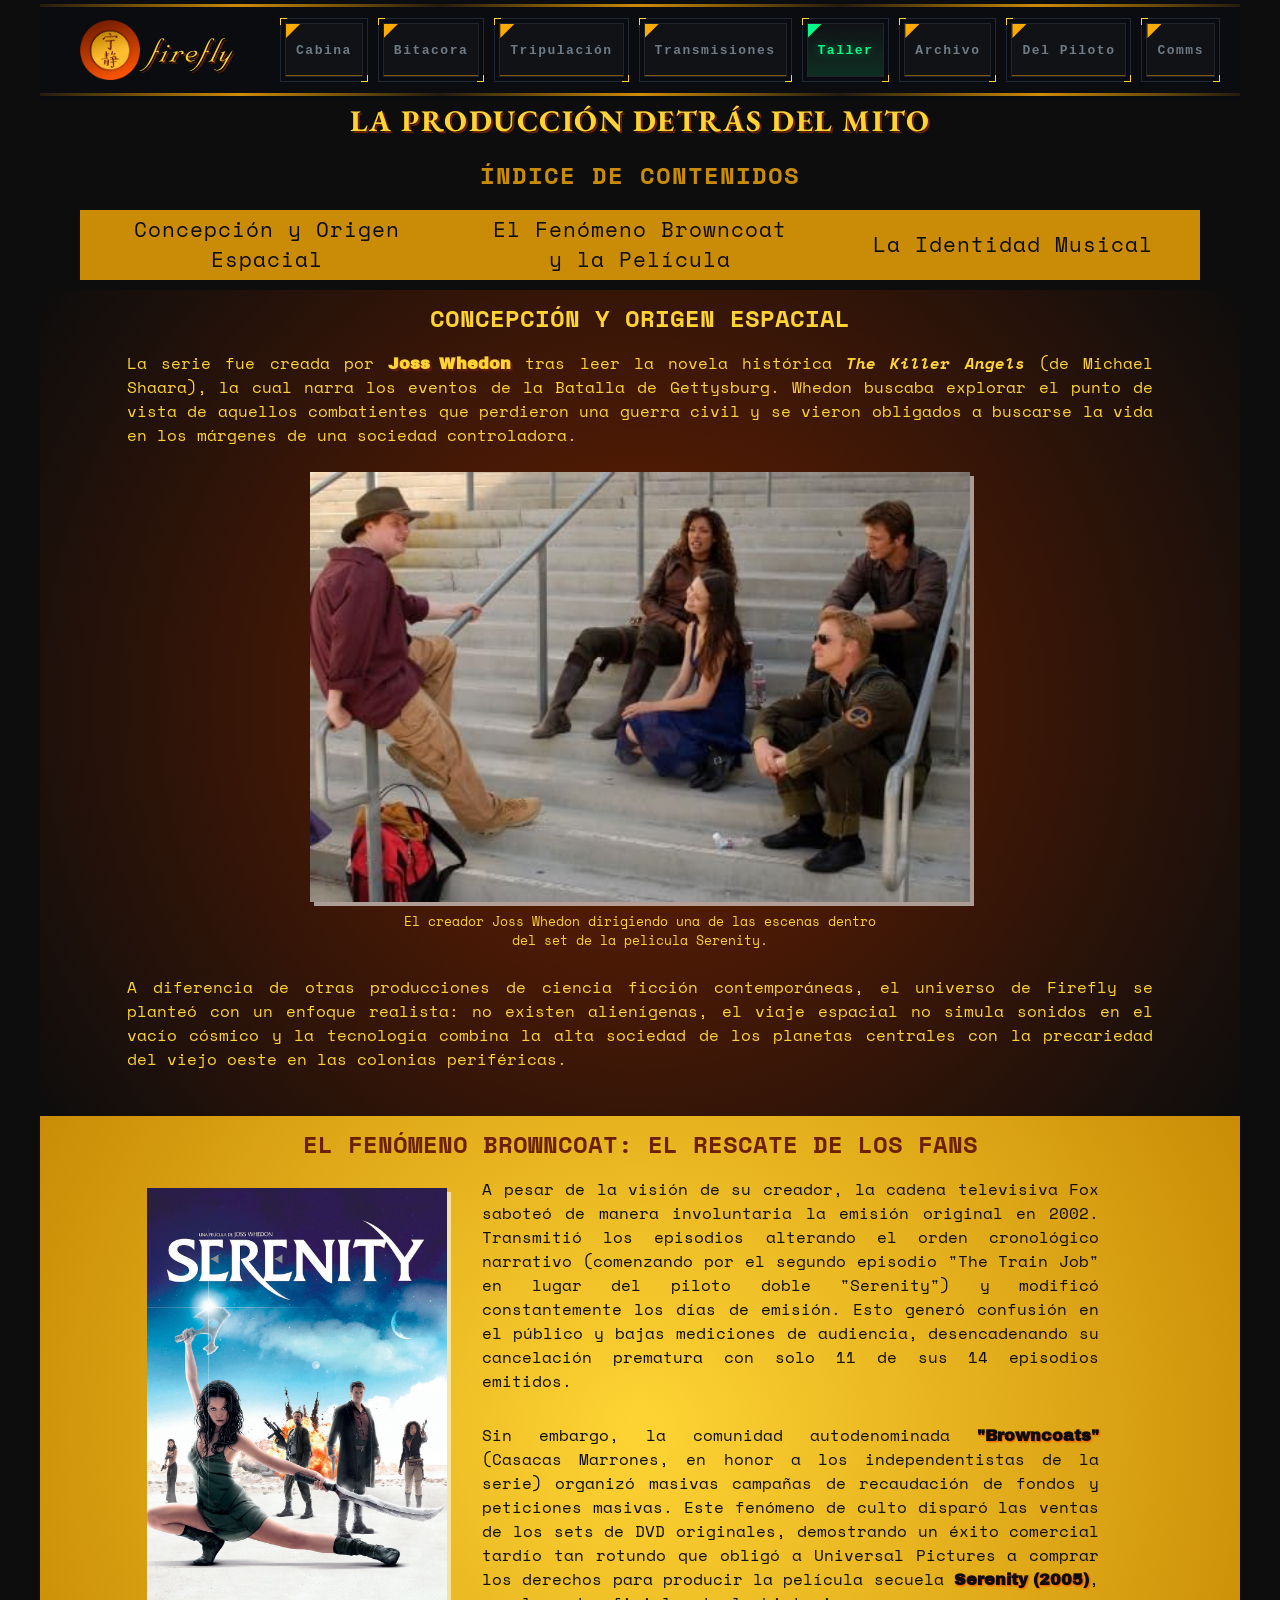
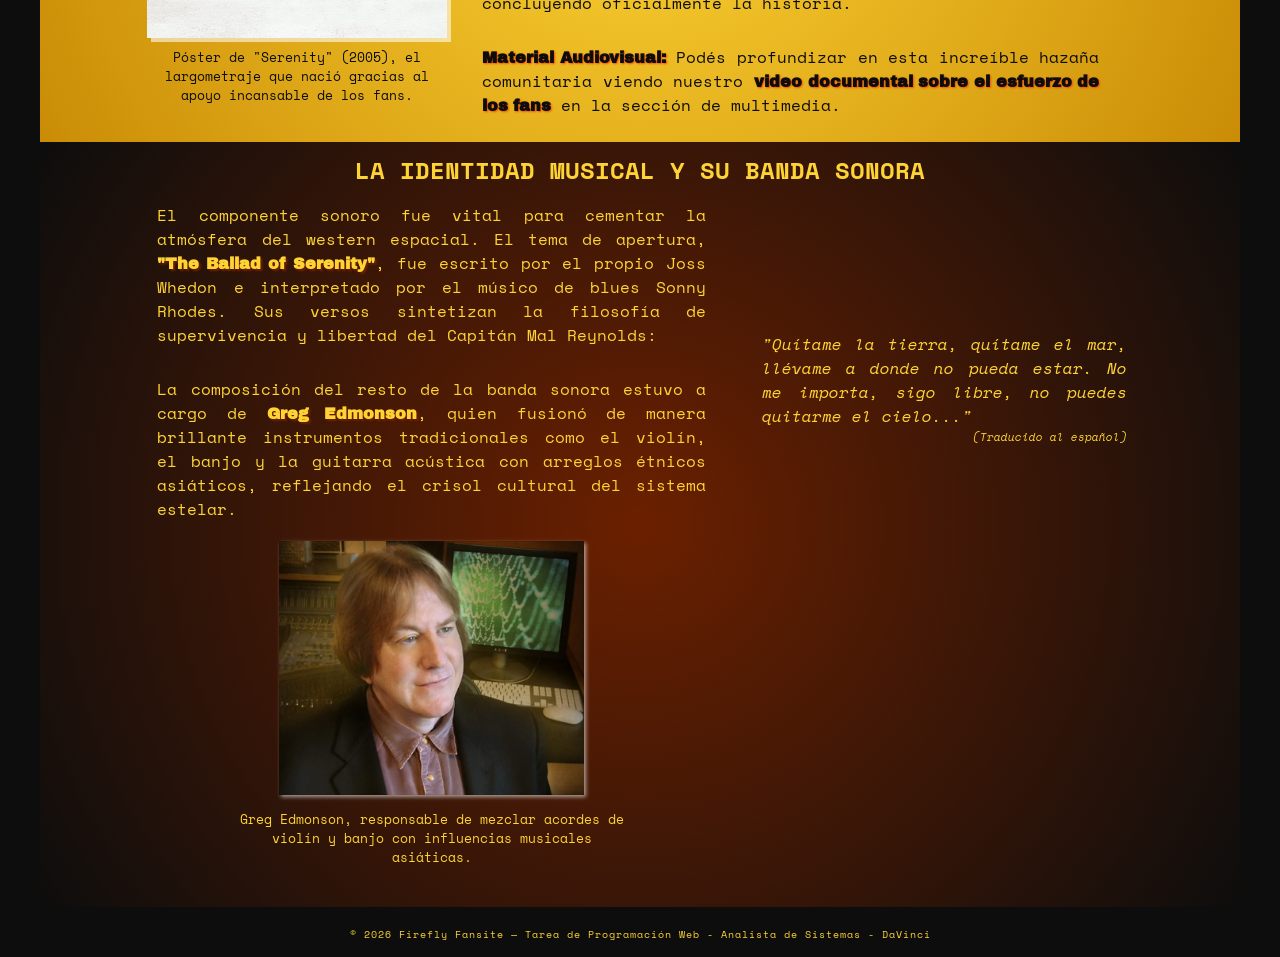
<file: pages/produccion.html>
<!DOCTYPE html>
<html lang="es">

<head>
    <meta charset="UTF-8">
    <link rel="apple-touch-icon" sizes="57x57" href="../favicon/apple-icon-57x57.png">
    <link rel="apple-touch-icon" sizes="60x60" href="../favicon/apple-icon-60x60.png">
    <link rel="apple-touch-icon" sizes="72x72" href="../favicon/apple-icon-72x72.png">
    <link rel="apple-touch-icon" sizes="76x76" href="../favicon/apple-icon-76x76.png">
    <link rel="apple-touch-icon" sizes="114x114" href="../favicon/apple-icon-114x114.png">
    <link rel="apple-touch-icon" sizes="120x120" href="../favicon/apple-icon-120x120.png">
    <link rel="apple-touch-icon" sizes="144x144" href="../favicon/apple-icon-144x144.png">
    <link rel="apple-touch-icon" sizes="152x152" href="../favicon/apple-icon-152x152.png">
    <link rel="apple-touch-icon" sizes="180x180" href="../favicon/apple-icon-180x180.png">
    <link rel="icon" type="image/png" sizes="192x192" href="../favicon/android-icon-192x192.png">
    <link rel="icon" type="image/png" sizes="32x32" href="../favicon/favicon-32x32.png">
    <link rel="icon" type="image/png" sizes="96x96" href="../favicon/favicon-96x96.png">
    <link rel="icon" type="image/png" sizes="16x16" href="../favicon/favicon-16x16.png">
    <link rel="manifest" href="../favicon/manifest.json">
    <meta name="msapplication-TileColor" content="#ffffff">
    <meta name="msapplication-TileImage" content="../favicon/ms-icon-144x144.png">
    <meta name="theme-color" content="#ffffff">
    <meta name="viewport" content="width=device-width, initial-scale=1.0">
    <title>Taller - Firefly Fansite</title>
    <link rel="preconnect" href="https://fonts.googleapis.com">
    <link rel="preconnect" href="https://fonts.gstatic.com" crossorigin>
    <link
        href="https://fonts.googleapis.com/css2?family=Archivo+Black&family=Caacupe+One&family=EB+Garamond:ital,wght@0,400..800;1,400..800&family=Space+Mono:ital,wght@0,400;0,700;1,400;1,700&display=swap"
        rel="stylesheet">
    <link rel="stylesheet" href="https://cdnjs.cloudflare.com/ajax/libs/font-awesome/6.5.1/css/all.min.css"
        referrerpolicy="no-referrer" />
    <link rel="stylesheet" href="../css/global.css">
    <link rel="stylesheet" href="../css/produccion.css">
    <link rel="stylesheet" href="../css/responsive.css">
</head>


<body class="produccion page">
    <header id="produccion" class="efecto-header page">
        <div class="logo-container">
            <img class="logo" src="../img/firefly_logo.png" alt="Logo de Firefly">
            <a class="firefly" href="../index.html"> firefly</a>
        </div>
        <input type="checkbox" id="menu-check" class="menu-check">
        <label for="menu-check" class="menu-icon" aria-label="Abrir menú">
            <i class="fa-solid fa-bars icono-abrir"></i>
            <i class="fa-solid fa-xmark icono-cerrar"></i>
        </label>
        <nav>
            <div class="boton"><a href="../index.html" class="btn-led ">
                    <span class="btn-text">Cabina</span>
                </a></div>
            <div class="boton"><a href="./episodios.html" class="btn-led">
                    <span class="btn-text">Bitacora</span>
                </a></div>
            <div class="boton"><a href="./reparto.html" class="btn-led">
                    <span class="btn-text">Tripulación</span>
                </a></div>
            <div class="boton"><a href="./videos.html" class="btn-led">
                    <span class="btn-text">Transmisiones</span>
                </a></div>
            <div class="boton"><a href="./produccion.html" class="btn-led pagina_actual">
                    <span class="btn-text">Taller</span>
                </a></div>
            <div class="boton"><a href="./curiosidades.html" class="btn-led  ">
                    <span class="btn-text">Archivo</span>
                </a></div>
            <div class="boton"><a href="./sobre.html" class="btn-led">
                    <span class="btn-text">Del Piloto</span>
                </a></div>
            <div class="boton"><a href="./contacto.html" class="btn-led">
                    <span class="btn-text">Comms</span>
                </a></div>
        </nav>
    </header>
    <main>
        <h1 class="subtitulo">La Producción Detrás del Mito</h1>

        <nav id="menu-produccion">
            <h2>Índice de Contenidos</h2>
            <ul>
                <li><a href="#creacion">Concepción y Origen Espacial</a></li>
                <li><a href="#rescate">El Fenómeno Browncoat y la Película</a></li>
                <li><a href="#banda-sonora">La Identidad Musical</a></li>
            </ul>
        </nav>

        <hr>

        <section id="creacion">

            <h2>Concepción y Origen Espacial</h2>

            <p>
                La serie fue creada por <strong>Joss Whedon</strong> tras leer la novela histórica
                <em>The Killer Angels</em> (de Michael Shaara), la cual narra los eventos de la Batalla de
                Gettysburg.
                Whedon buscaba explorar el punto de vista de aquellos combatientes que perdieron una guerra civil
                y se vieron obligados a buscarse la vida en los márgenes de una sociedad controladora.
            </p>

            <figure>
                <img src="../img/produccion/joss_stage.jpg" alt="Joss Whedon en el set de rodaje de Firefly">
                <figcaption>El creador Joss Whedon dirigiendo una de las escenas dentro del set de la pelicula Serenity.
                </figcaption>
            </figure>

            <p>
                A diferencia de otras producciones de ciencia ficción contemporáneas, el universo de Firefly se
                planteó
                con un enfoque realista: no existen alienígenas, el viaje espacial no simula sonidos en el vacío
                cósmico
                y la tecnología combina la alta sociedad de los planetas centrales con la precariedad del viejo
                oeste
                en las colonias periféricas.
            </p>

            <!-- <a href="#produccion" class="arriba"> Ir arriba</a> -->

        </section>

        <section id="rescate">

            <h2>El Fenómeno Browncoat: El Rescate de los Fans</h2>

            <div class="rescate-container">
                <figure>
                    <img src="../img/produccion/serenity_movie_poster.webp"
                        alt="Póster oficial de la película Serenity de 2005" width="300">
                    <figcaption>Póster de "Serenity" (2005), el largometraje que nació gracias al apoyo incansable de
                        los fans.</figcaption>
                </figure>

                <div class="rescate-texto">
                    <p>
                        A pesar de la visión de su creador, la cadena televisiva Fox saboteó de manera involuntaria la
                        emisión original
                        en 2002. Transmitió los episodios alterando el orden cronológico narrativo (comenzando por el
                        segundo episodio
                        "The Train Job" en lugar del piloto doble "Serenity") y modificó constantemente los días de
                        emisión.
                        Esto generó
                        confusión en el público y bajas mediciones de audiencia, desencadenando su cancelación prematura
                        con
                        solo
                        11 de sus 14 episodios emitidos.
                    </p>


                    <p>
                        Sin embargo, la comunidad autodenominada <strong>"Browncoats"</strong> (Casacas Marrones, en
                        honor a
                        los independentistas de la serie)
                        organizó masivas campañas de recaudación de fondos y peticiones masivas. Este fenómeno de culto
                        disparó las ventas de
                        los sets de DVD originales, demostrando un éxito comercial tardío tan rotundo que obligó a
                        Universal
                        Pictures a comprar
                        los derechos para producir la película secuela <strong>Serenity (2005)</strong>, concluyendo
                        oficialmente la historia.
                    </p>

                    <p>
                        <strong>Material Audiovisual:</strong> Podés profundizar en esta increíble hazaña comunitaria
                        viendo
                        nuestro
                        <strong><a href="./videos.html#video-fans">video documental sobre el esfuerzo de los
                                fans</a></strong> en la sección
                        de multimedia.
                    </p>
                </div>
            </div>
            <!-- <a href="#produccion" class="arriba"> Ir arriba</a> -->

        </section>

        <section id="banda-sonora">
            <h2>La Identidad Musical y su Banda Sonora</h2>

            <div class="banda-contenedor">
                <div class="banda-texto">
                    <p>
                        El componente sonoro fue vital para cementar la atmósfera del western espacial. El tema de
                        apertura,
                        <strong>"The Ballad of Serenity"</strong>, fue escrito por el propio Joss Whedon e interpretado
                        por
                        el músico
                        de blues Sonny Rhodes. Sus versos sintetizan la filosofía de supervivencia y libertad del
                        Capitán
                        Mal Reynolds:
                    </p>

                    <p>
                        La composición del resto de la banda sonora estuvo a cargo de <strong>Greg Edmonson</strong>,
                        quien
                        fusionó de manera
                        brillante instrumentos tradicionales como el violín, el banjo y la guitarra acústica con
                        arreglos
                        étnicos asiáticos,
                        reflejando el crisol cultural del sistema estelar.
                    </p>
                    <figure>
                        <img src="../img/produccion/gregedmonson.webp" alt="El compositor Greg Edmonson" width="400">
                        <figcaption>Greg Edmonson, responsable de mezclar acordes de violín y banjo con influencias
                            musicales asiáticas.</figcaption>
                    </figure>
                </div>
                <div class="banda-otros">
                    <blockquote>
                        <p>"Quítame la tierra, quítame el mar, llévame a donde no pueda estar. No me importa, sigo
                            libre, no
                            puedes quitarme el cielo..." <br><small>(Traducido al español)</small></p>

                    </blockquote>

                    <iframe data-testid="embed-iframe" style="border-radius:12px"
                        src="https://open.spotify.com/embed/playlist/3hmBttgCrwGAoFAUG2gk4C?utm_source=generator&si=9822e2df2c2c4045"
                        width="100%" height="172" frameBorder="0" allowfullscreen=""
                        allow="autoplay; clipboard-write; encrypted-media; fullscreen; picture-in-picture"
                        loading="lazy"></iframe>

                </div>
            </div>




            <!-- <a href="#produccion" class="arriba"> Ir arriba</a> -->
        </section>
    </main>
    <hr>
    <footer>
        <p>&copy; 2026 Firefly Fansite — Tarea de Programación Web - Analista de Sistemas - DaVinci</p>
    </footer>
</body>

</html>
</file>
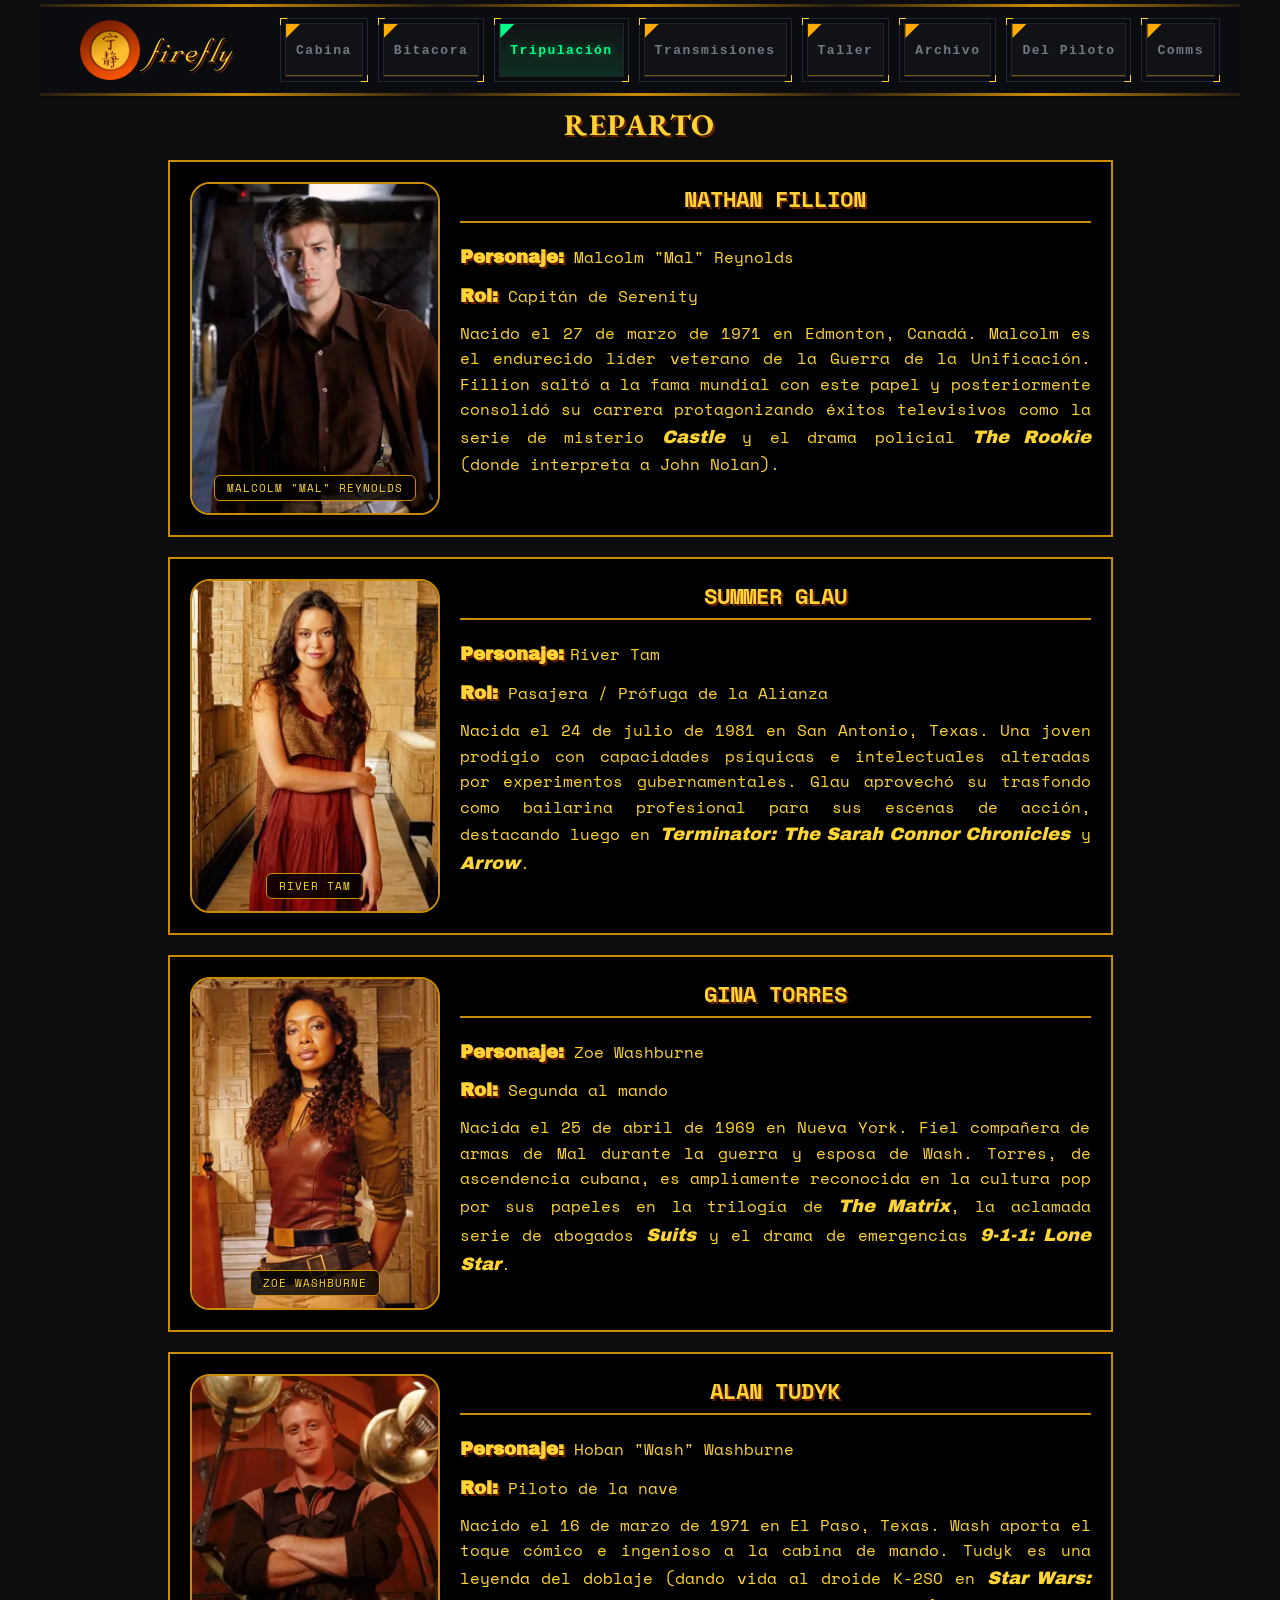
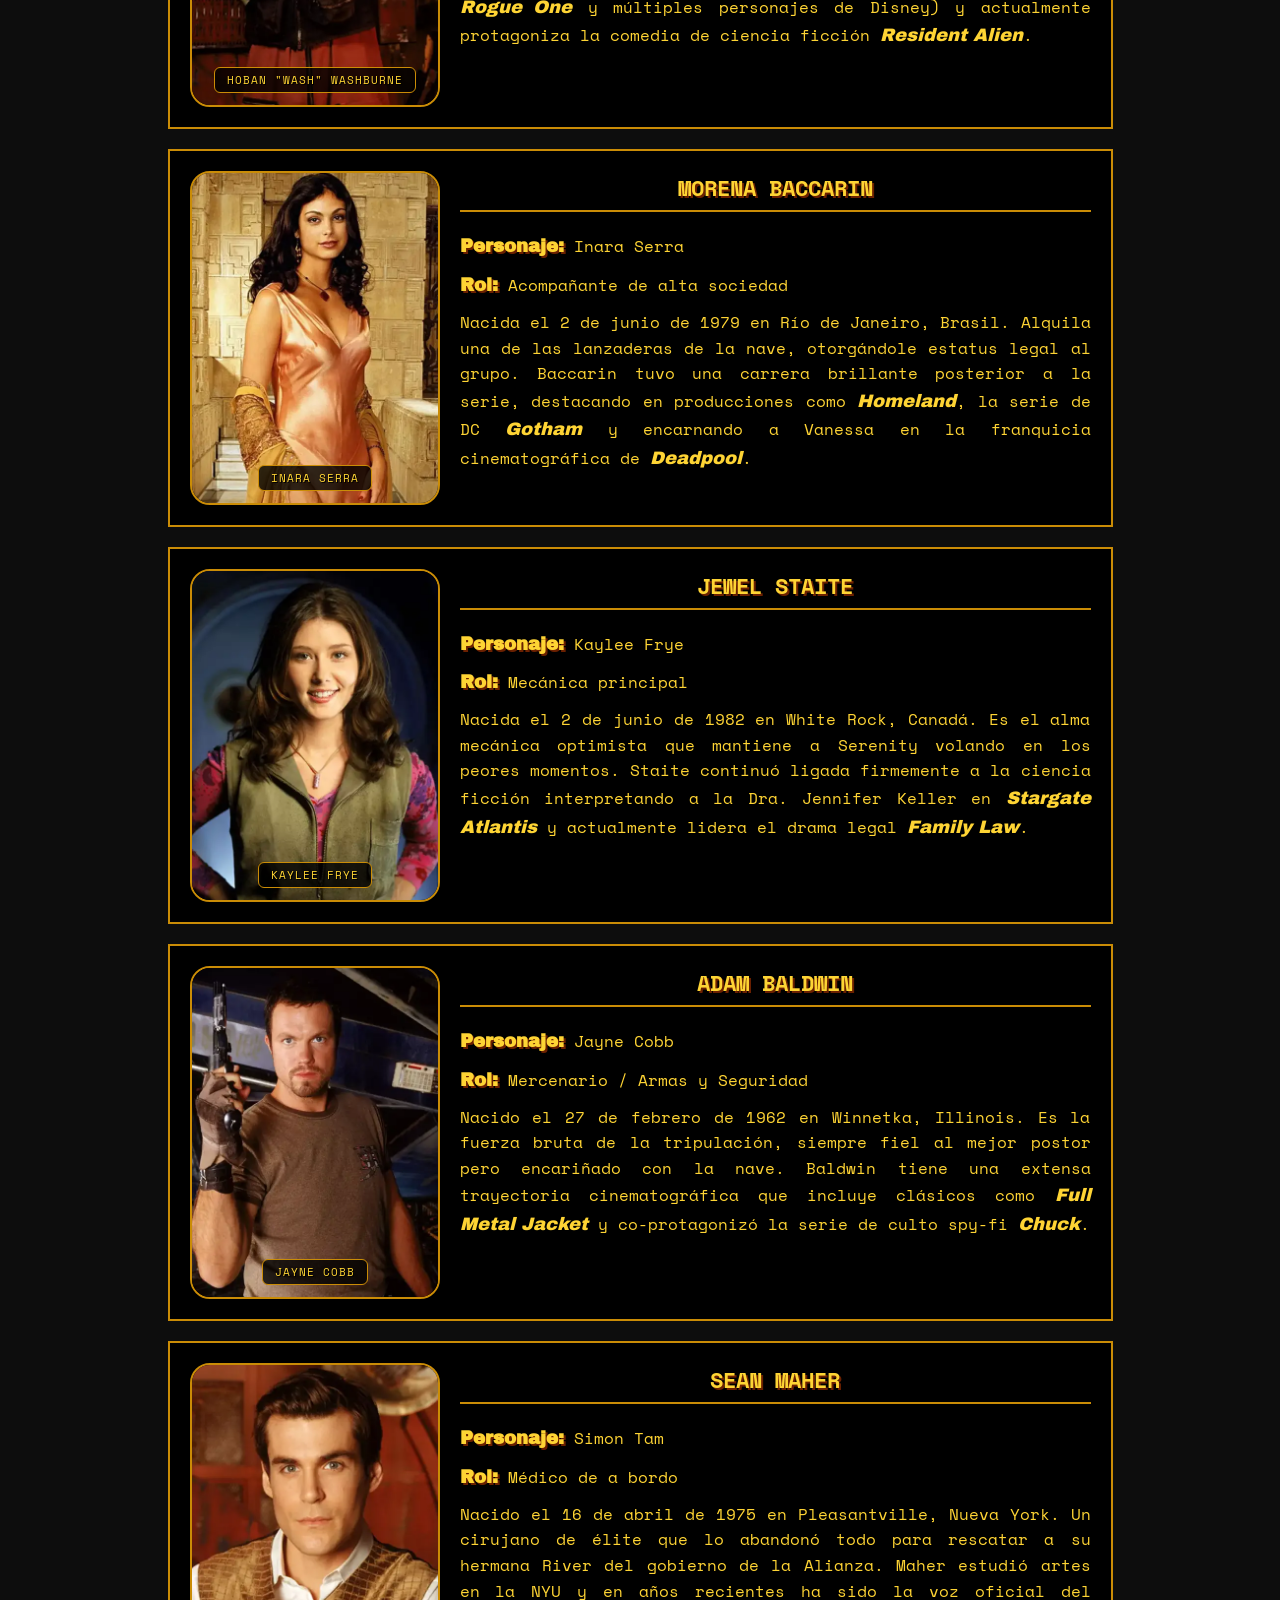
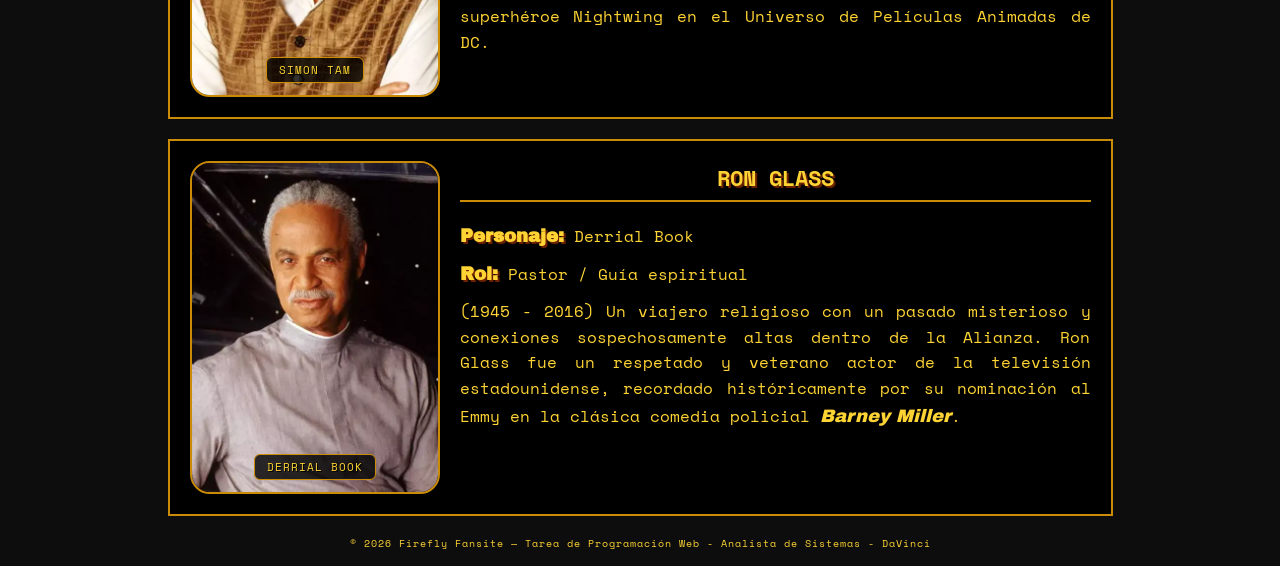
<file: pages/reparto.html>
<!DOCTYPE html>
<html lang="es">

<head>
  <meta charset="UTF-8">
  <link rel="apple-touch-icon" sizes="57x57" href="../favicon/apple-icon-57x57.png">
  <link rel="apple-touch-icon" sizes="60x60" href="../favicon/apple-icon-60x60.png">
  <link rel="apple-touch-icon" sizes="72x72" href="../favicon/apple-icon-72x72.png">
  <link rel="apple-touch-icon" sizes="76x76" href="../favicon/apple-icon-76x76.png">
  <link rel="apple-touch-icon" sizes="114x114" href="../favicon/apple-icon-114x114.png">
  <link rel="apple-touch-icon" sizes="120x120" href="../favicon/apple-icon-120x120.png">
  <link rel="apple-touch-icon" sizes="144x144" href="../favicon/apple-icon-144x144.png">
  <link rel="apple-touch-icon" sizes="152x152" href="../favicon/apple-icon-152x152.png">
  <link rel="apple-touch-icon" sizes="180x180" href="../favicon/apple-icon-180x180.png">
  <link rel="icon" type="image/png" sizes="192x192" href="../favicon/android-icon-192x192.png">
  <link rel="icon" type="image/png" sizes="32x32" href="../favicon/favicon-32x32.png">
  <link rel="icon" type="image/png" sizes="96x96" href="../favicon/favicon-96x96.png">
  <link rel="icon" type="image/png" sizes="16x16" href="../favicon/favicon-16x16.png">
  <link rel="manifest" href="../favicon/manifest.json">
  <meta name="msapplication-TileColor" content="#ffffff">
  <meta name="msapplication-TileImage" content="../favicon/ms-icon-144x144.png">
  <meta name="theme-color" content="#ffffff">
  <meta name="viewport" content="width=device-width, initial-scale=1.0">
  <title>Tripulación</title>
  <link rel="preconnect" href="https://fonts.googleapis.com">
  <link rel="preconnect" href="https://fonts.gstatic.com" crossorigin>
  <link
    href="https://fonts.googleapis.com/css2?family=Archivo+Black&family=Caacupe+One&family=EB+Garamond:ital,wght@0,400..800;1,400..800&family=Space+Mono:ital,wght@0,400;0,700;1,400;1,700&display=swap"
    rel="stylesheet">
  <link rel="stylesheet" href="https://cdnjs.cloudflare.com/ajax/libs/font-awesome/6.5.1/css/all.min.css"
    referrerpolicy="no-referrer" />
  <link rel="stylesheet" href="../css/global.css">
  <link rel="stylesheet" href="../css/reparto.css">
  <link rel="stylesheet" href="../css/responsive.css">
</head>

<body class="reparto page">
  <header class="efecto-header page">
    <div class="logo-container">
      <img class="logo" src="../img/firefly_logo.png" alt="Logo de Firefly">
      <a class="firefly" href="../index.html"> firefly</a>
    </div>
    <input type="checkbox" id="menu-check" class="menu-check">
    <label for="menu-check" class="menu-icon" aria-label="Abrir menú">
      <i class="fa-solid fa-bars icono-abrir"></i>
      <i class="fa-solid fa-xmark icono-cerrar"></i>
    </label>

    <nav>
      <div class="boton"><a href="../index.html" class="btn-led ">
          <span class="btn-text">Cabina</span>
        </a></div>
      <div class="boton"><a href="./episodios.html" class="btn-led">
          <span class="btn-text">Bitacora</span>
        </a></div>
      <div class="boton"><a href="./reparto.html" class="btn-led  pagina_actual">
          <span class="btn-text">Tripulación</span>
        </a></div>
      <div class="boton"><a href="./videos.html" class="btn-led">
          <span class="btn-text">Transmisiones</span>
        </a></div>
      <div class="boton"><a href="./produccion.html" class="btn-led">
          <span class="btn-text">Taller</span>
        </a></div>
      <div class="boton"><a href="./curiosidades.html" class="btn-led">
          <span class="btn-text">Archivo</span>
        </a></div>
      <div class="boton"><a href="./sobre.html" class="btn-led">
          <span class="btn-text">Del Piloto</span>
        </a></div>
      <div class="boton"><a href="./contacto.html" class="btn-led">
          <span class="btn-text">Comms</span>
        </a></div>
    </nav>
  </header>

  <main page>
    <h1 class="subtitulo">Reparto</h1>

    <div class="contenedor-fichas"><!-- Nathan Fillion -->
      <article class="actor caja caja-dorada c1">
        <div class="flip-card">
          <div class="flip-card-inner">
            <div class="flip-card-front shimmer">
              <img src="../img/reparto/mal_solo.webp" alt="Nathan Fillion como Malcom Reynolds">
              <span class="badge-foto">Malcolm "Mal" Reynolds</span>
            </div>
            <div class="flip-card-back shimmer">
              <img src="../img/reparto/nathan.webp" alt="Nathan Fillion">
              <span class="badge-foto">Nathan Fillion</span>
            </div>
          </div>
        </div>
        <div class="actor-info">
          <h2>Nathan Fillion</h2>
          <p><strong>Personaje:</strong> Malcolm "Mal" Reynolds</p>
          <p><strong>Rol:</strong> Capitán de Serenity</p>
          <p>
            Nacido el 27 de marzo de 1971 en Edmonton, Canadá. Malcolm es el endurecido líder veterano de la Guerra de
            la
            Unificación.
            Fillion saltó a la fama mundial con este papel y posteriormente consolidó su carrera protagonizando éxitos
            televisivos como
            la serie de misterio <em>Castle</em> y el drama policial <em>The Rookie</em> (donde interpreta a John
            Nolan).
          </p>
        </div>
      </article>

      <!-- Summer Glau -->
      <article class="actor caja caja-dorada c2">
        <div class="flip-card">
          <div class="flip-card-inner">
            <div class="flip-card-front shimmer">
              <img src="../img/reparto/river_sola.webp" alt="Summer Glau como River Tam">
              <span class="badge-foto">River Tam</span>
            </div>
            <div class="flip-card-back shimmer">
              <img src="../img/reparto/summer.webp" alt="Summer Glau">
              <span class="badge-foto">Summer Glau</span>
            </div>
          </div>
        </div>
        <div class="actor-info">
          <h2>Summer Glau</h2>
          <p><strong>Personaje: </strong>River Tam</p>
          <p><strong>Rol:</strong> Pasajera / Prófuga de la Alianza</p>
          <p>
            Nacida el 24 de julio de 1981 en San Antonio, Texas. Una joven prodigio con capacidades psíquicas e
            intelectuales alteradas por experimentos gubernamentales.
            Glau aprovechó su trasfondo como bailarina profesional para sus escenas de acción, destacando luego en
            <em>Terminator: The Sarah Connor Chronicles</em> y <em>Arrow</em>.
          </p>
        </div>
      </article>

      <!-- Gina Torres -->
      <article class="actor caja caja-dorada c1">
        <div class="flip-card">
          <div class="flip-card-inner">
            <div class="flip-card-front shimmer">
              <img src="../img/reparto/zoe_sola.webp" alt="Gina Torres como Zoe Washburne">
              <span class="badge-foto">Zoe Washburne</span>
            </div>
            <div class="flip-card-back shimmer">
              <img src="../img/reparto/gina.webp" alt="Gina Torres">
              <span class="badge-foto">Gina Torres</span>
            </div>
          </div>
        </div>
        <div class="actor-info">
          <h2>Gina Torres</h2>
          <p><strong>Personaje:</strong> Zoe Washburne</p>
          <p><strong>Rol:</strong> Segunda al mando</p>
          <p>
            Nacida el 25 de abril de 1969 en Nueva York. Fiel compañera de armas de Mal durante la guerra y esposa de
            Wash.
            Torres, de ascendencia cubana, es ampliamente reconocida en la cultura pop por sus papeles en la trilogía de
            <em>The Matrix</em>,
            la aclamada serie de abogados <em>Suits</em> y el drama de emergencias <em>9-1-1: Lone Star</em>.
          </p>
        </div>
      </article>

      <!-- Alan Tudyk -->
      <article class="actor caja caja-dorada c2">
        <div class="flip-card">
          <div class="flip-card-inner">
            <div class="flip-card-front shimmer">
              <img src="../img/reparto/wash_solo.webp" alt="Alan Tudyk como Hoban Washburne">
              <span class="badge-foto">Hoban "Wash" Washburne</span>
            </div>
            <div class="flip-card-back shimmer">
              <img src="../img/reparto/alan.webp" alt="Alan Tudyk">
              <span class="badge-foto">Alan Tudyk</span>
            </div>
          </div>
        </div>
        <div class="actor-info">
          <h2>Alan Tudyk</h2>
          <p><strong>Personaje:</strong> Hoban "Wash" Washburne</p>
          <p><strong>Rol:</strong> Piloto de la nave</p>
          <p>
            Nacido el 16 de marzo de 1971 en El Paso, Texas. Wash aporta el toque cómico e ingenioso a la cabina de
            mando.
            Tudyk es una leyenda del doblaje (dando vida al droide K-2SO en <em>Star Wars: Rogue One</em> y múltiples
            personajes de Disney)
            y actualmente protagoniza la comedia de ciencia ficción <em>Resident Alien</em>.
          </p>
        </div>
      </article>

      <!-- Morena Baccarin -->
      <article class="actor caja caja-dorada c1">
        <div class="flip-card">
          <div class="flip-card-inner">
            <div class="flip-card-front shimmer">
              <img src="../img/reparto/inara_sola.webp" alt="Morena Baccarin como Inara Serra">
              <span class="badge-foto">Inara Serra</span>
            </div>
            <div class="flip-card-back shimmer">
              <img src="../img/reparto/morena.webp" alt="Morena Baccarin">
              <span class="badge-foto">Morena Baccarin</span>
            </div>
          </div>
        </div>
        <div class="actor-info">
          <h2>Morena Baccarin</h2>
          <p><strong>Personaje:</strong> Inara Serra</p>
          <p><strong>Rol:</strong> Acompañante de alta sociedad</p>
          <p>
            Nacida el 2 de junio de 1979 en Río de Janeiro, Brasil. Alquila una de las lanzaderas de la nave,
            otorgándole
            estatus legal al grupo.
            Baccarin tuvo una carrera brillante posterior a la serie, destacando en producciones como <em>Homeland</em>,
            la
            serie de DC <em>Gotham</em>
            y encarnando a Vanessa en la franquicia cinematográfica de <em>Deadpool</em>.
          </p>
        </div>
      </article>

      <!-- Jewel Staite -->
      <article class="actor caja caja-dorada c2">
        <div class="flip-card">
          <div class="flip-card-inner">
            <div class="flip-card-front shimmer">
              <img src="../img/reparto/kaylee_sola.webp" alt="Jewel Staite como Kaylee Frye">
              <span class="badge-foto">Kaylee Frye</span>
            </div>
            <div class="flip-card-back shimmer">
              <img src="../img/reparto/jewel.webp" alt="Jewel Staite">
              <span class="badge-foto">Jewel Staite</span>
            </div>
          </div>
        </div>
        <div class="actor-info">
          <h2>Jewel Staite</h2>
          <p><strong>Personaje:</strong> Kaylee Frye</p>
          <p><strong>Rol:</strong> Mecánica principal</p>
          <p>
            Nacida el 2 de junio de 1982 en White Rock, Canadá. Es el alma mecánica optimista que mantiene a Serenity
            volando en los peores momentos.
            Staite continuó ligada firmemente a la ciencia ficción interpretando a la Dra. Jennifer Keller en
            <em>Stargate
              Atlantis</em> y actualmente lidera el drama legal <em>Family Law</em>.
          </p>
        </div>
      </article>

      <!-- Adam Baldwin -->
      <article class="actor caja caja-dorada c1">
        <div class="flip-card">
          <div class="flip-card-inner">
            <div class="flip-card-front shimmer">
              <img src="../img/reparto/jayne_solo.webp" alt="Adam Baldwin como Jayne Cobb">
              <span class="badge-foto">Jayne Cobb</span>
            </div>
            <div class="flip-card-back shimmer">
              <img src="../img/reparto/adam.webp" alt="Adam Baldwin">
              <span class="badge-foto">Adam Baldwin</span>
            </div>
          </div>
        </div>
        <div class="actor-info">
          <h2>Adam Baldwin</h2>
          <p><strong>Personaje:</strong> Jayne Cobb</p>
          <p><strong>Rol:</strong> Mercenario / Armas y Seguridad</p>
          <p>
            Nacido el 27 de febrero de 1962 en Winnetka, Illinois. Es la fuerza bruta de la tripulación, siempre fiel al
            mejor postor pero encariñado con la nave.
            Baldwin tiene una extensa trayectoria cinematográfica que incluye clásicos como <em>Full Metal Jacket</em> y
            co-protagonizó la serie de culto spy-fi <em>Chuck</em>.
          </p>
        </div>
      </article>

      <!-- Sean Maher -->
      <article class="actor caja caja-dorada c2">
        <div class="flip-card">
          <div class="flip-card-inner">
            <div class="flip-card-front shimmer">
              <img src="../img/reparto/simon_solo.webp" alt="Sean Maher como Simon Tam">
              <span class="badge-foto">Simon Tam</span>
            </div>
            <div class="flip-card-back shimmer">
              <img src="../img/reparto/sean.webp" alt="Sean Maher">
              <span class="badge-foto">Sean Maher</span>
            </div>
          </div>
        </div>
        <div class="actor-info">
          <h2>Sean Maher</h2>
          <p><strong>Personaje:</strong> Simon Tam</p>
          <p><strong>Rol:</strong> Médico de a bordo</p>
          <p>
            Nacido el 16 de abril de 1975 en Pleasantville, Nueva York. Un cirujano de élite que lo abandonó todo para
            rescatar a su hermana River del gobierno de la Alianza.
            Maher estudió artes en la NYU y en años recientes ha sido la voz oficial del superhéroe Nightwing en el
            Universo de Películas Animadas de DC.
          </p>
        </div>
      </article>

      <!-- Ron Glass -->
      <article class="actor caja caja-dorada c1">
        <div class="flip-card">
          <div class="flip-card-inner">
            <div class="flip-card-front shimmer">
              <img src="../img/reparto/book_solo.webp" alt="Ron Glass como Derrial Book">
              <span class="badge-foto">Derrial Book</span>
            </div>
            <div class="flip-card-back shimmer">
              <img src="../img/reparto/ron.webp" alt="Ron Glass">
              <span class="badge-foto">Ron Glass</span>
            </div>
          </div>
        </div>
        <div class="actor-info">
          <h2>Ron Glass</h2>
          <p><strong>Personaje:</strong> Derrial Book</p>
          <p><strong>Rol:</strong> Pastor / Guía espiritual</p>
          <p>
            (1945 - 2016) Un viajero religioso con un pasado misterioso y conexiones sospechosamente altas dentro de la
            Alianza.
            Ron Glass fue un respetado y veterano actor de la televisión estadounidense, recordado históricamente por su
            nominación al Emmy en la clásica comedia policial <em>Barney Miller</em>.
          </p>
        </div>
      </article>
    </div>

  </main>
  <hr>
  <footer>
    <p>&copy; 2026 Firefly Fansite — Tarea de Programación Web - Analista de Sistemas - DaVinci</p>
  </footer>
</body>

</html>
</file>
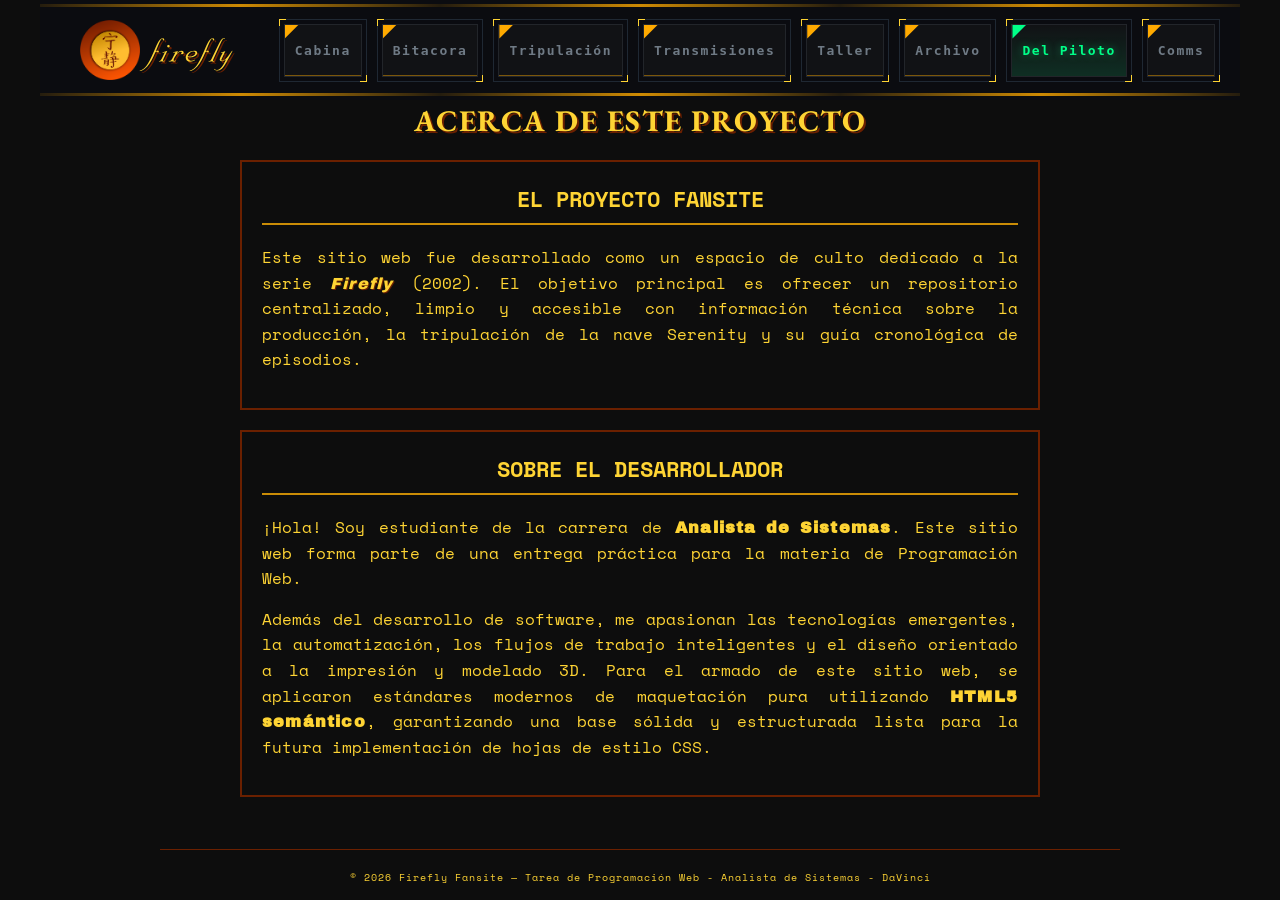
<file: pages/sobre.html>
<!DOCTYPE html>
<html lang="es">

<head>
    <meta charset="UTF-8">
    <link rel="apple-touch-icon" sizes="57x57" href="../favicon/apple-icon-57x57.png">
    <link rel="apple-touch-icon" sizes="60x60" href="../favicon/apple-icon-60x60.png">
    <link rel="apple-touch-icon" sizes="72x72" href="../favicon/apple-icon-72x72.png">
    <link rel="apple-touch-icon" sizes="76x76" href="../favicon/apple-icon-76x76.png">
    <link rel="apple-touch-icon" sizes="114x114" href="../favicon/apple-icon-114x114.png">
    <link rel="apple-touch-icon" sizes="120x120" href="../favicon/apple-icon-120x120.png">
    <link rel="apple-touch-icon" sizes="144x144" href="../favicon/apple-icon-144x144.png">
    <link rel="apple-touch-icon" sizes="152x152" href="../favicon/apple-icon-152x152.png">
    <link rel="apple-touch-icon" sizes="180x180" href="../favicon/apple-icon-180x180.png">
    <link rel="icon" type="image/png" sizes="192x192" href="../favicon/android-icon-192x192.png">
    <link rel="icon" type="image/png" sizes="32x32" href="../favicon/favicon-32x32.png">
    <link rel="icon" type="image/png" sizes="96x96" href="../favicon/favicon-96x96.png">
    <link rel="icon" type="image/png" sizes="16x16" href="../favicon/favicon-16x16.png">
    <link rel="manifest" href="../favicon/manifest.json">
    <meta name="msapplication-TileColor" content="#ffffff">
    <meta name="msapplication-TileImage" content="../favicon/ms-icon-144x144.png">
    <meta name="theme-color" content="#ffffff">
    <meta name="viewport" content="width=device-width, initial-scale=1.0">
    <title>Del Piloto - Firefly Fansite</title>
    <link rel="preconnect" href="https://fonts.googleapis.com">
    <link rel="preconnect" href="https://fonts.gstatic.com" crossorigin>
    <link
        href="https://fonts.googleapis.com/css2?family=Archivo+Black&family=Caacupe+One&family=EB+Garamond:ital,wght@0,400..800;1,400..800&family=Space+Mono:ital,wght@0,400;0,700;1,400;1,700&display=swap"
        rel="stylesheet">
    <link rel="stylesheet" href="https://cdnjs.cloudflare.com/ajax/libs/font-awesome/6.5.1/css/all.min.css"
        referrerpolicy="no-referrer" />
    <link rel="stylesheet" href="../css/global.css">
    <link rel="stylesheet" href="../css/sobre.css">
    <link rel="stylesheet" href="../css/responsive.css">
</head>

<body class="sobre  page">
    <header class="efecto-header page">

        <div class="logo-container">
            <img class="logo" src="../img/firefly_logo.png" alt="Logo de Firefly">
            <a class="firefly" href="../index.html"> firefly</a>
        </div>
        <input type="checkbox" id="menu-check" class="menu-check">
        <label for="menu-check" class="menu-icon" aria-label="Abrir menú">
            <i class="fa-solid fa-bars icono-abrir"></i>
            <i class="fa-solid fa-xmark icono-cerrar"></i>
        </label>
        <nav>
            <div class="boton"><a href="../index.html" class="btn-led ">
                    <span class="btn-text">Cabina</span>
                </a></div>
            <div class="boton"><a href="./episodios.html" class="btn-led">
                    <span class="btn-text">Bitacora</span>
                </a></div>
            <div class="boton"><a href="./reparto.html" class="btn-led">
                    <span class="btn-text">Tripulación</span>
                </a></div>
            <div class="boton"><a href="./videos.html" class="btn-led">
                    <span class="btn-text">Transmisiones</span>
                </a></div>
            <div class="boton"><a href="./produccion.html" class="btn-led">
                    <span class="btn-text">Taller</span>
                </a></div>
            <div class="boton"><a href="./curiosidades.html" class="btn-led">
                    <span class="btn-text">Archivo</span>
                </a></div>
            <div class="boton"><a href="./sobre.html" class="btn-led  pagina_actual">
                    <span class="btn-text">Del Piloto</span>
                </a></div>
            <div class="boton"><a href="./contacto.html" class="btn-led">
                    <span class="btn-text">Comms</span>
                </a></div>
        </nav>
    </header>

    <main>
        <h1 class="subtitulo">Acerca de este proyecto</h1>

        <section id="sobre-sitio" class="caja">
            <h2>El Proyecto Fansite</h2>

            <p>
                Este sitio web fue desarrollado como un espacio de culto dedicado a la serie
                <em>Firefly</em> (2002). El objetivo principal es ofrecer un repositorio centralizado,
                limpio y accesible con información técnica sobre la producción, la tripulación de la nave
                Serenity y su guía cronológica de episodios.
            </p>

        </section>


        <section id="sobre-autor" class="caja">
            <h2>Sobre el Desarrollador</h2>

            <p>
                ¡Hola! Soy estudiante de la carrera de <strong>Analista de Sistemas</strong>. Este sitio web
                forma parte de una entrega práctica para la materia de Programación Web.
            </p>
            <p>
                Además del desarrollo de software, me apasionan las tecnologías emergentes, la automatización,
                los flujos de trabajo inteligentes y el diseño orientado a la impresión y modelado 3D.
                Para el armado de este sitio web, se aplicaron estándares modernos de maquetación pura utilizando
                <strong>HTML5 semántico</strong>, garantizando una base sólida y estructurada lista para la futura
                implementación de hojas de estilo CSS.
            </p>

        </section>
    </main>
    <hr>
    <footer>
        <p>&copy; 2026 Firefly Fansite — Tarea de Programación Web - Analista de Sistemas - DaVinci</p>
    </footer>
</body>

</html>
</file>
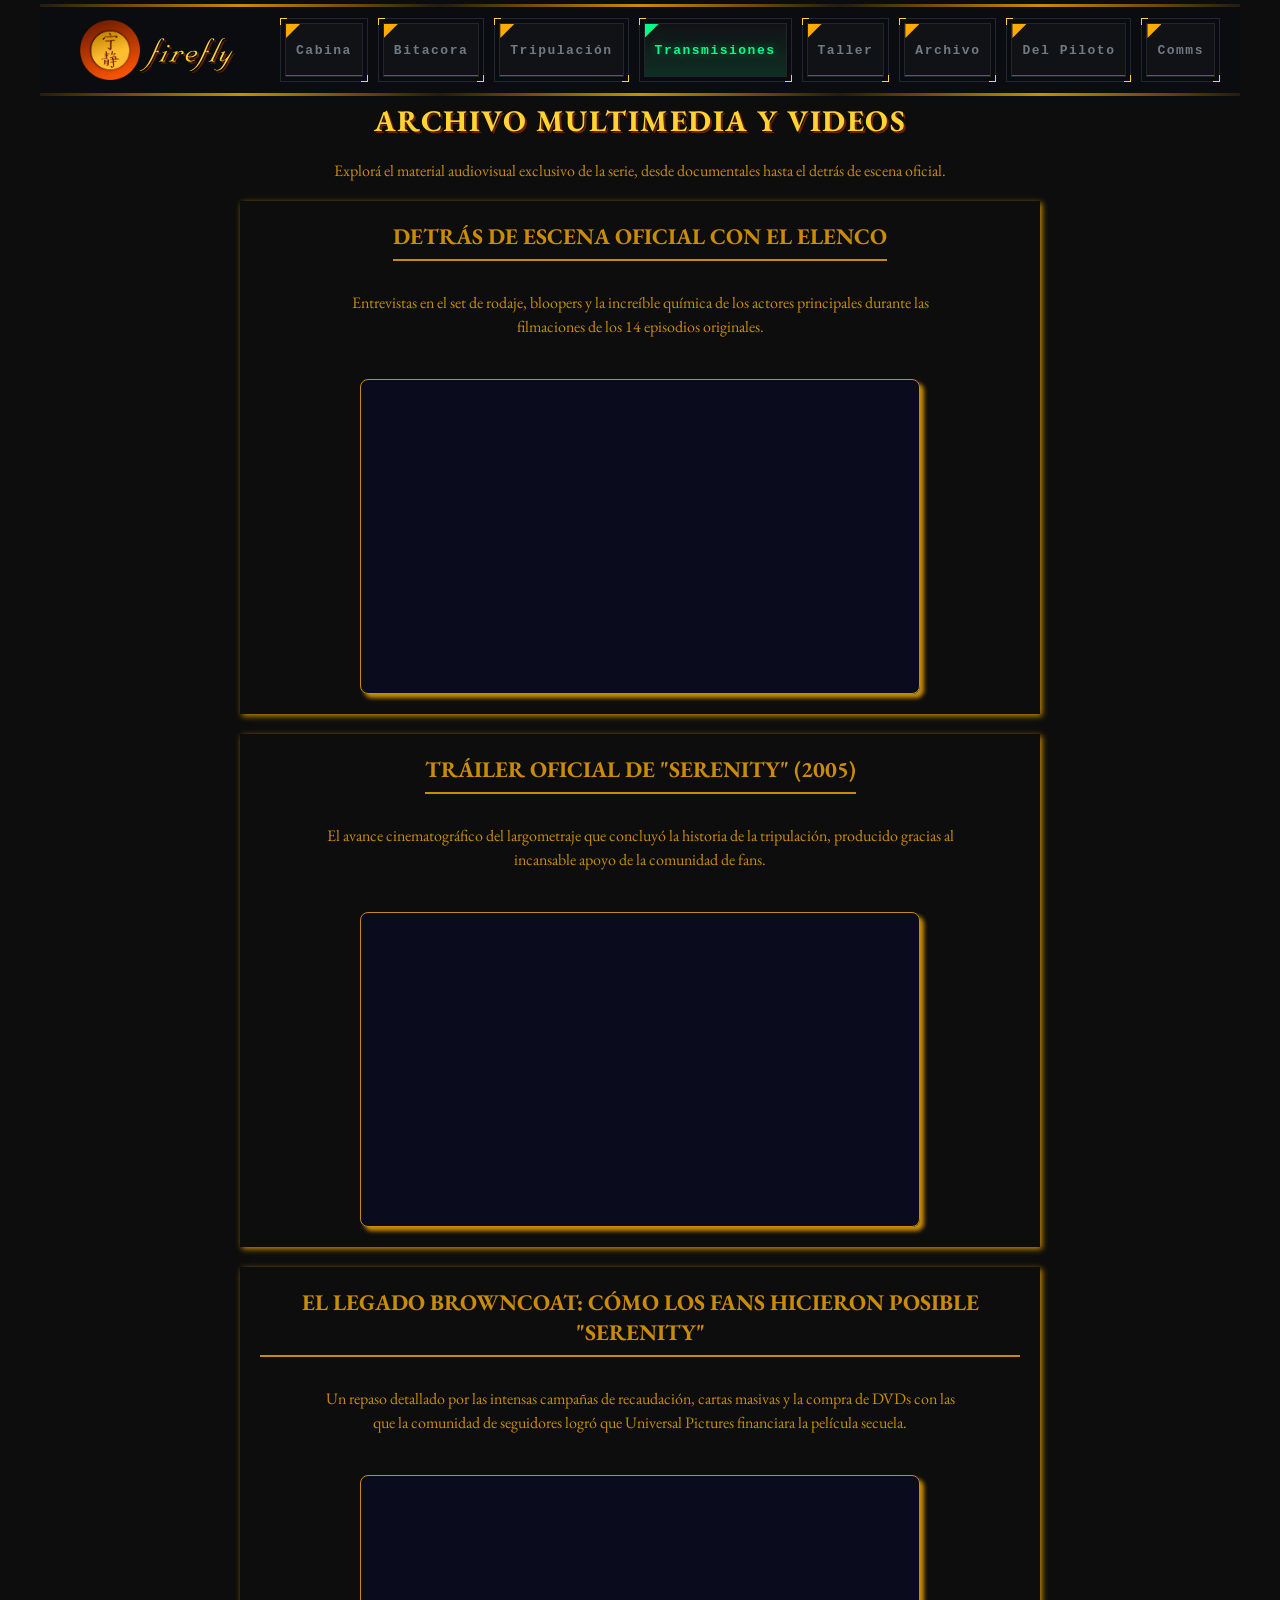
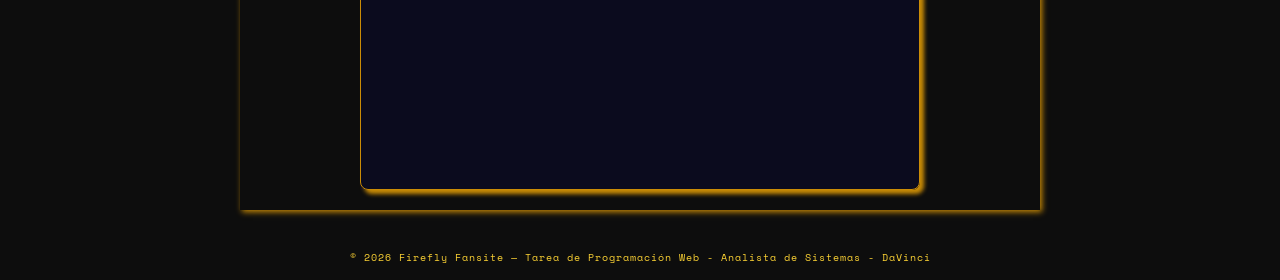
<file: pages/videos.html>
<!DOCTYPE html>
<html lang="es">

<head>
    <meta charset="UTF-8">
    <link rel="apple-touch-icon" sizes="57x57" href="../favicon/apple-icon-57x57.png">
    <link rel="apple-touch-icon" sizes="60x60" href="../favicon/apple-icon-60x60.png">
    <link rel="apple-touch-icon" sizes="72x72" href="../favicon/apple-icon-72x72.png">
    <link rel="apple-touch-icon" sizes="76x76" href="../favicon/apple-icon-76x76.png">
    <link rel="apple-touch-icon" sizes="114x114" href="../favicon/apple-icon-114x114.png">
    <link rel="apple-touch-icon" sizes="120x120" href="../favicon/apple-icon-120x120.png">
    <link rel="apple-touch-icon" sizes="144x144" href="../favicon/apple-icon-144x144.png">
    <link rel="apple-touch-icon" sizes="152x152" href="../favicon/apple-icon-152x152.png">
    <link rel="apple-touch-icon" sizes="180x180" href="../favicon/apple-icon-180x180.png">
    <link rel="icon" type="image/png" sizes="192x192" href="../favicon/android-icon-192x192.png">
    <link rel="icon" type="image/png" sizes="32x32" href="../favicon/favicon-32x32.png">
    <link rel="icon" type="image/png" sizes="96x96" href="../favicon/favicon-96x96.png">
    <link rel="icon" type="image/png" sizes="16x16" href="../favicon/favicon-16x16.png">
    <link rel="manifest" href="../favicon/manifest.json">
    <meta name="msapplication-TileColor" content="#ffffff">
    <meta name="msapplication-TileImage" content="../favicon/ms-icon-144x144.png">
    <meta name="theme-color" content="#ffffff">
    <meta name="viewport" content="width=device-width, initial-scale=1.0">
    <title>Transmisiones - Firefly Fansite</title>
    <link rel="preconnect" href="https://fonts.googleapis.com">
    <link rel="preconnect" href="https://fonts.gstatic.com" crossorigin>
    <link
        href="https://fonts.googleapis.com/css2?family=Archivo+Black&family=Caacupe+One&family=EB+Garamond:ital,wght@0,400..800;1,400..800&family=Space+Mono:ital,wght@0,400;0,700;1,400;1,700&display=swap"
        rel="stylesheet">
    <link rel="stylesheet" href="https://cdnjs.cloudflare.com/ajax/libs/font-awesome/6.5.1/css/all.min.css"
        referrerpolicy="no-referrer" />
    <link rel="stylesheet" href="../css/global.css">
    <link rel="stylesheet" href="../css/videos.css">
    <link rel="stylesheet" href="../css/responsive.css">
</head>

<body class="videos page">
    <header class="efecto-header page">
        <div class="logo-container">
            <img class="logo" src="../img/firefly_logo.png" alt="Logo de Firefly">
            <a class="firefly" href="../index.html"> firefly</a>
        </div>
        <input type="checkbox" id="menu-check" class="menu-check">
        <label for="menu-check" class="menu-icon" aria-label="Abrir menú">
            <i class="fa-solid fa-bars icono-abrir"></i>
            <i class="fa-solid fa-xmark icono-cerrar"></i>
        </label>
        <nav>
            <div class="boton"><a href="../index.html" class="btn-led ">
                    <span class="btn-text">Cabina</span>
                </a></div>
            <div class="boton"><a href="./episodios.html" class="btn-led">
                    <span class="btn-text">Bitacora</span>
                </a></div>
            <div class="boton"><a href="./reparto.html" class="btn-led">
                    <span class="btn-text">Tripulación</span>
                </a></div>
            <div class="boton"><a href="./videos.html" class="btn-led  pagina_actual">
                    <span class="btn-text">Transmisiones</span>
                </a></div>
            <div class="boton"><a href="./produccion.html" class="btn-led">
                    <span class="btn-text">Taller</span>
                </a></div>
            <div class="boton"><a href="./curiosidades.html" class="btn-led">
                    <span class="btn-text">Archivo</span>
                </a></div>
            <div class="boton"><a href="./sobre.html" class="btn-led">
                    <span class="btn-text">Del Piloto</span>
                </a></div>
            <div class="boton"><a href="./contacto.html" class="btn-led">
                    <span class="btn-text">Comms</span>
                </a></div>
        </nav>
    </header>

    <main>
        <h1 class="subtitulo">Archivo Multimedia y Videos</h1>
        <p>Explorá el material audiovisual exclusivo de la serie, desde documentales hasta el detrás de escena oficial.
        </p>

        <article class="video caja caja-sin-borde">
            <h2>Detrás de Escena Oficial con el Elenco</h2>
            <p>
                Entrevistas en el set de rodaje, bloopers y la increíble química de los actores principales
                durante las filmaciones de los 14 episodios originales.
            </p>
            <div class="video-envoltorio">
                <div class="contenedor-carga">
                    <div class="estela"></div>
                    <img src="../img/miniserenity.png" alt="Nave Espacial" class="navecita">
                </div>
                <iframe width="560" height="315" src="https://www.youtube.com/embed/tQkPlrqPM5I?si=zYN7g_SdptXl2q-u"
                    title="YouTube video player"
                    allow="accelerometer; autoplay; clipboard-write; encrypted-media; gyroscope; picture-in-picture; web-share"
                    referrerpolicy="strict-origin-when-cross-origin" allowfullscreen></iframe>
            </div>

        </article>

        <article class="video caja caja-sin-borde">
            <h2>Tráiler Oficial de "Serenity" (2005)</h2>
            <p>
                El avance cinematográfico del largometraje que concluyó la historia de la tripulación,
                producido gracias al incansable apoyo de la comunidad de fans.
            </p>
            <div class="video-envoltorio">
                <div class="contenedor-carga">
                    <div class="estela"></div>
                    <img src="../img/miniserenity.png" alt="Nave Espacial" class="navecita">
                </div>
                <iframe width="560" height="315" src="https://www.youtube.com/embed/xVOW9STyWMI?si=CjwmagGRqnY1UW2j"
                    title="YouTube video player"
                    allow="accelerometer; autoplay; clipboard-write; encrypted-media; gyroscope; picture-in-picture; web-share"
                    referrerpolicy="strict-origin-when-cross-origin" allowfullscreen></iframe>
            </div>
        </article>

        <article class="video caja caja-sin-borde" id="video-fans">
            <h2>El Legado Browncoat: Cómo los Fans Hicieron Posible "Serenity"</h2>
            <p>
                Un repaso detallado por las intensas campañas de recaudación, cartas masivas y la compra de DVDs
                con las que la comunidad de seguidores logró que Universal Pictures financiara la película secuela.
            </p>
            <div class="video-envoltorio">
                <div class="contenedor-carga">
                    <div class="estela"></div>
                    <img src="../img/miniserenity.png" alt="Nave Espacial" class="navecita">
                </div>
                <iframe width="560" height="315" src="https://www.youtube.com/embed/Dj7-zlJJLZs?si=mIp0yIqWJT5JjuHA"
                    title="La Verdad Oculta De Serenity"
                    allow="accelerometer; autoplay; clipboard-write; encrypted-media; gyroscope; picture-in-picture; web-share"
                    referrerpolicy="strict-origin-when-cross-origin" allowfullscreen></iframe>
            </div>
        </article>

    </main>
    <hr>
    <footer>
        <p>&copy; 2026 Firefly Fansite — Tarea de Programación Web - Analista de Sistemas - DaVinci</p>
    </footer>
</body>

</html>
</file>
<file: css/global.css>
@import url('./efectos.css');
@import url('./nav.css');

* {
    margin: 0;
    padding: 0;
    box-sizing: border-box;
    text-decoration: none;
    color: inherit;
}

.page {
    max-width: 1200px;
    width: 100%;
}

@font-face {
    font-family: 'firefly';
    src: url('../font/nuptial-bt.woff2') format('woff2');
    font-weight: 400;
    font-style: normal;
    font-display: swap;
}

:root {

    --color-1: #FED434;
    --color-2: #CA8C06;
    --color-3: #F25003;
    --color-4: #6B2000;
    --color-5: #0D0D0D;
    --font-1: "EB Garamond", serif;
    --font-2: "Space Mono", monospace;
    --font-3: "Archivo Black", sans-serif;
    --font-4: "Caacupe One", cursive;
    --font-5: "firefly", sans-serif;
}

body {
    display: flex;
    flex-direction: column;
    background-color: var(--color-5);
    margin: 0 auto;
    font-family: var(--font-1), var(--font-2), var(--font-3), var(--font-4);
}

header {
    display: flex;
    justify-content: space-around;
    align-items: center;
    width: 100%;
    z-index: 1000;
}

.efecto-header {
    position: fixed;
    top: 0;
    background-color: #0b0c10;
    overflow: hidden;
    padding: 10px 0;
}

/* Líneas de corriente superior e inferior */
.efecto-header::before,
.efecto-header::after {
    content: '';
    position: absolute;
    left: 0;
    width: 100%;
    height: 3px;
    background: linear-gradient(90deg,
            rgba(255, 170, 0, 0.1) 0%,
            rgba(255, 170, 0, 0.8) 50%,
            rgba(255, 170, 0, 0.1) 100%);
    background-size: 400px 100%;
    z-index: 1;
}

.efecto-header::before {
    top: 4px;
    animation: flujoCorrienteDer 3s linear infinite;
}

.efecto-header::after {
    bottom: 4px;
    animation: flujoCorrienteIzq 3s linear infinite;
}


main {
    position: relative;
    padding-top: 101px;
    display: flex;
    flex-direction: column;
    align-items: center;
    width: 100%;
    margin: 0 auto;
}

.subtitulo {
    width: 90%;
    color: var(--color-1);
    font-family: var(--font-1);
    text-transform: uppercase;
    font-size: 30px;
    text-align: center;
    margin-bottom: 20px;
    letter-spacing: 1.5px;
    text-shadow: 2px 2px var(--color-4);
}

.logo-container {
    display: flex;
    justify-content: center;
    align-items: center;
    height: 80px;
    width: 180px;
    margin: 0px;
    padding: 0px;
}

.logo {
    height: 60px;
    width: 60px;
    margin: 10px;
}

.firefly {
    font-family: var(--font-5);
    color: var(--color-1);
    font-size: 40px;
    letter-spacing: 2px;
    width: 80px;
    text-shadow: 2px 2px var(--color-4);
}

.banner {
    justify-content: space-between;
    background-image: url('../img/fondo_espacio.jpeg');
    background-size: cover;
    background-position: center;
    background-attachment: fixed;
    position: relative;
    overflow: hidden;
    /* filter: brightness(0.7); */
}

.bienvenida {
    display: grid;
    grid-template-columns: 1fr 1fr;
    align-items: center;
    padding: 0 30px;
    gap: 1.5rem 2.5rem;

    grid-template-areas:
        "titulo titulo"
        "nave texto-d"
}

.bienvenida h1 {
    grid-area: titulo;
    width: 100%;
    color: var(--color-1);
    font-family: var(--font-1);
    font-size: 48px;
    text-align: center;
    padding-top: 20px;
    text-shadow: 4px 4px 4px var(--color-4);

}

.nave-flotante {
    grid-area: nave;
    justify-self: center;
    width: 80%;
    /* transform: translate(50%, 50%); */
    animation: flotar 4s ease-in-out infinite;
    filter: drop-shadow(20px 5px 10px rgba(0, 0, 0, 0.85));
    /* drop-shadow(-15px 0px 20px rgba(255, 120, 0, 0.75))    
    drop-shadow(-8px 0px 8px rgba(255, 200, 50, 0.9)); */
    /* filter: drop-shadow(0 10px 15px rgba(0, 0, 0, 0.5)); */
}


.bienvenida p {
    grid-area: texto-d;
    width: 100%;
    color: var(--color-3);
    font-family: var(--font-2);
    font-size: 15px;
    text-align: right;
    line-height: 1.7;
}

.bienvenida em {
    color: var(--color-1);
    font-family: var(--font-3);
    font-size: 15px;
    font-weight: bold;
    text-align: right;
    text-shadow: 2px 2px 4px var(--color-4);
}

.razones {
    display: flex;
    flex-direction: column;
    width: 100%;
    color: var(--color-1);
    font-family: var(--font-2);
    text-align: center;
    text-shadow:
        -1px -1px 1px var(--color-5),
        1px -1px 1px var(--color-5),
        -1px 1px 1px var(--color-5),
        1px 1px 1px var(--color-5);
    padding: 100px 30px 0px 30px;
    animation: slide-in-left 2s cubic-bezier(.25, .46, .45, .94) both
}

.razones h2 {
    width: 30%;
    font-size: 28px;
}

.razones li {
    width: 40%;
    font-size: 15px;
    text-align: left;
    margin-left: 20px;
    padding-top: 10px;
    line-height: 1;
}

.razones ul {
    list-style-type: square;
}

.proximos-pasos {
    display: flex;
    flex-direction: column;
    background: linear-gradient(to top, black, black 50%, transparent);
    width: 100%;
    margin: 0 auto;
    padding: 20px 30px;
    color: var(--color-1);
    font-family: var(--font-2);
    font-size: 15px;
    text-align: center;
    letter-spacing: 1px;
    line-height: 1.7;
    /* position: absolute; */
    transition: transform 0.3s ease, box-shadow 0.3s ease;
    transition: opacity 0.8s ease-in-out; 
    cursor: pointer;
    animation: scale-up-ver-bottom .10s cubic-bezier(.39, .575, .565, 1.000) both, fade-in 1.2s cubic-bezier(.39, .575, .565, 1.000) both
    

}


.proximos-pasos h2 {
    font-size: 28px;
    text-align: center;
    color: var(--color-1);
    /* text-shadow: 2px 2px 4px var(--color-4); */
}


/* .proximos-pasos span {
    width: 18%;
    line-height: 20px;
    font-size: 15px;
    position: relative;
    } */

.scale-up-ver-bottom {
    animation: scale-up-ver-bottom .6s cubic-bezier(.39, .575, .565, 1.000) both
}

.fade-in {
    animation: fade-in 1.2s cubic-bezier(.39, .575, .565, 1.000) both
}

.slide-in-left {
    overflow: hidden;
}

hr {
    background: black;
    width: 50%;
    border: none;
    background-color: var(--color-1);
    margin: 0 auto;
}

.contenedor-efecto {
    display: none;
    align-items: center;
    justify-content: center;
    width: 100%;
    height: auto;
    line-height: 20px;
    font-size: 20px;
    position: relative;
    justify-content: space-around;
    opacity: 0;
    transition: display 0.3s allow-discrete ease-in-out, opacity 0.3s ease-in-out;
    
    span {
        font-size: .9rem;
    }

}


.btn {
    /* letter-spacing: 0.1em; */
    cursor: pointer;
    font-size: .9rem;
    /* font-weight: 400; */
    /* line-height: 45px; */
    /* width: 160px; */
    position: relative;
    text-decoration: none;
    text-transform: uppercase;
    text-align: center;
}

.efecto {
    display: inline-flex;
    justify-content: center;
    align-items: center;
    /* color: #000000; */
    /* outline: solid 2px #000000; */
    position: relative;
    transition-duration: 0.4s;
    overflow: hidden;
}

.efecto::before,
.efecto span {
    margin: 0 auto;
    transition-timing-function: cubic-bezier(0.86, 0, 0.07, 1);
    transition-duration: 0.4s;
}

.efecto:hover span {
    transform: translateY(-100%) scale(-0.001, 20);
}

.efecto::before {
    content: attr(data-sm-link-text);
    color: var(--color-3);
    font-weight: bold;
    font-size: 1rem;
    position: absolute;
    left: 0;
    right: 0;
    margin: auto;
    transform: translateY(500%) scale(-0.001, 20);
}

.efecto:hover::before {
    letter-spacing: 0.05em;
    transform: translateY(0) scale(1, 1);
}







footer {
    /* background-color: black; */
    height: 50px;
    width: 100%;
    margin: 0;
    padding: 20px 0px;
    color: var(--color-1);
    font-family: var(--font-2);
    font-size: 10px;
    text-align: center;
    letter-spacing: 1px;
}

/* ============================================================
   CLASES GLOBALES DE CONTENEDORES Y TARJETAS UNIFICADAS
   ============================================================ */
.caja {
    /* margin-bottom: 20px; */
    padding: 20px;
}

.caja-dorada {
    border-color: var(--color-2) !important;
}

.caja-oxido {
    border-color: var(--color-4) !important;
}

.caja-sin-borde {
    border: none !important;
    box-shadow: 2px 2px 6px var(--color-2) !important;
}

.caja h2 {
    font-size: 1.4rem;
    text-transform: uppercase;
    margin-bottom: 20px;
    border-bottom: 2px solid var(--color-2);
    padding-bottom: 8px;
    text-align: center;
}

.caja-col-2 {
    display: inline-block;
    vertical-align: top;
    width: 46%;
    margin: 0 1.5% 20px;
    box-sizing: border-box;
}
</file>
<file: css/responsive.css>
body {
    min-height: 100vh;
    display: flex;
    flex-direction: column;
}

main {
    flex: auto;
}

.menu-check {
    display: none;
}


.menu-icon {
    display: none;
    cursor: pointer;
    font-size: 2rem;
    color: var(--color-1);
    user-select: none;
    margin-right: 20px;
}

.menu-icon .icono-cerrar {
    display: none;
}

@media (hover: none) {
  .proximos-pasos .contenedor-efecto {
      display: flex !important;
      opacity: 1 !important;
  }
}




@media (hover: hover) and (pointer: fine) {
  .mi-boton:hover {
    background-color: #0056b3;
  }
}

@media (max-width: 1110px) {
    .efecto-header {
        position: fixed;
        display: flex;
        justify-content: space-between;
        align-items: center;
        align-self: center;
        overflow: visible;
    }

    .menu-icon {
        display: block;
    }

    .efecto-header nav {
        flex-direction: column;
        position: absolute;
        top: 100%;
        right: 0;
        width: 320px;
        background-color: #111;
        padding: 1rem 0;
        gap: 0.8rem;
        align-items: center;
        z-index: 1000;
        opacity: 0;
        visibility: hidden;
        transform: translateY(-20px);
        transition: opacity 0.4s ease, transform 0.4s ease, visibility 0.4s;
    }

    .efecto-header nav .boton {
        width: 85%;
        max-width: 280px;
        display: flex;
    }


    .efecto-header nav .boton a.btn-led {
        width: 100%;
    }

    .efecto-header .menu-check:checked~nav {
        opacity: 1;
        visibility: visible;
        transform: translateY(0);
    }

    .menu-check:checked+.menu-icon .icono-abrir {
        display: none;
    }

    .menu-check:checked+.menu-icon .icono-cerrar {
        display: block;
    }

    main {
        padding-top: 0;
        margin-top: 100px;
    }

    .produccion section {
        position: static;
        scroll-margin-top: 100px;
    }


    .ficha {
        min-width: 400px;
        background-position: top center;
    }

    /*     
    .contenedor-fichas {
        margin-top: 100px;
    } */
    @media (max-width: 980px) {
        #datos-curiosos li {
            min-height: 200px;
            gap: 10px;

        }

        .video {
            width: 90%;
        }

        #banda-sonora .banda-contenedor,
        #rescate .rescate-container {
            flex-direction: row;
            flex-wrap: wrap;
            width: 100%;
            justify-content: center;

            .banda-texto,
            .banda-otros,
            .rescate-texto {
                width: 100%;
                align-items: center;

                blockquote {
                    margin-bottom: 20px;
                }
            }

            figure img {
                width: 100%;
                ;
            }
        }


    }




    @media (max-width: 900px) {
        .mini-nav {
            gap: 10px;

        }

        .contenedor-contacto-flex {
            flex-direction: column;
            align-items: center;
            gap: 10px;

            .caja {
                width: 100%;
                padding: 0 10px;
            }
        }

        .datos-contacto,
        .seccion-formulario {
            width: 100%;

        }


    }

    @media (max-width: 768px) {
        .efecto-header nav {
            right: auto;
            left: 0;
            width: 100%;

        }

        .actor {
            flex-direction: column;
            width: 100%;
            top: -150px;
        }

        .sobre main {
            width: 90%;
        }



    }

    @media (max-width: 750px) {
        .efecto-header nav {
            right: auto;
            left: 0;
            width: 100%;


        }

        .actor .flip-card {
            height: 200px;

        }

        .actor .flip-card img {
            object-position: top;
        }

        .video-envoltorio {
            width: 90%;
        }

        #menu-produccion {
            display: none;
        }

        #rescate .rescate-container figure {
            width: 100%;
        }

        #rescate .rescate-container figure img {
            width: 40%;
        }



        .seccion-temporada {
            width: 100%;
        }

        .lista-episodios {
            gap: 0;

        }

        .lista-episodios li {
            width: 100%;
            justify-content: center;
        }


        .ficha-episodio,
        .seccion-temporada h2 {
            display: none;
        }

        .ficha-episodio:target {
            display: flex;
            justify-content: center;
            flex-direction: column;
            width: 90%;

        }

        #glosario {
            display: flex;
            flex-direction: column;
            align-items: center;
            padding: 0 20px;

            p {
                padding: 0;
                width: 90%;
            }

            
        }

        .bajada {
            padding: 0 10px;
            width: 90%;

        }
        
        @media (max-width: 500px) {

            #glosario .ficha {
                min-width: 90%;
            }

            .index {
                main {
                    justify-content: space-between;
                }

                .bienvenida {
                    display: flex;
                    flex-direction: column;

                    p {
                        text-align: justify;
                        font-size: 1em;
                    }

                }

                .razones {
                    padding: 0;

                    h2,
                    li {
                        width: 100%;
                    }

                }

                .proximos-pasos {
                    display: none;
                }

                h1 {
                    font-size: 1.5em;
                }

            }




        }
    }




















}
</file>
<file: css/contacto.css>
.contacto main {
    justify-content: flex-start;
    color: var(--color-1);

}

.blur {
    background-color: rgba(10, 3, 3, 0.719);
    backdrop-filter: blur(2px);
}

.bajada {
    font-size: 1rem;
    margin-bottom: 25px;
}



.contenedor-contacto-flex {
    width: 90%;
    display: flex;
    justify-content: space-evenly;
    margin-bottom: 20px;

}

.contenedor-contacto-flex .caja {
    width: 45%;
}

::placeholder,
select:invalid {
    color: #9fb637;
}

.terminal-header {
    display: flex;
    width: 100%;
    justify-content: center;

}

.terminal-header h2 {
    width: 100%;
    color: var(--color-1);
    font-size: 1.25rem;
    align-items: center;
    text-align: center;
    gap: 10px;
    margin-top: 0;
    letter-spacing: 2px;
    text-shadow: 0 0 5px rgba(0, 255, 170, 0.5);
    border-bottom: 2px solid var(--color-4);
    padding-bottom: 12px;
}


.comms-light {
    width: 12px;
    height: 12px;
    color: #ff3333;
    font-size: 1.2rem;
    margin-right: 15px;
    animation: blink 1.5s infinite ease-in-out;
}

.datos-contacto,
.seccion-formulario {
    max-width: 530px;
    text-align: left;
    border: 2px solid var(--color-4);
    padding: 25px;
}



.datos-contacto {
    display: flex;
    flex-direction: column;
    align-items: center;
    gap: 15px;
    text-align: center;
}

.datos-contacto p {
    z-index: 10;
    margin: 15px 0;
    font-size: 1rem;
}

.datos-contacto ul {
    margin: 0;
    padding: 0;
    list-style: none;
    width: 70%;
}

.datos-contacto ul li {
    margin-bottom: 8px;
    display: flex;
    justify-content: space-between;
    font-size: 0.9rem;
    padding: 6px 0;
    border-bottom: 1px solid rgba(255, 255, 255, 0.03);

}

.datos-contacto ul li a {
    color: var(--color-1);
    text-decoration: none;
    transition: all 0.3s ease;
    max-width: 55%;
    text-overflow: ellipsis;
    white-space: nowrap;
    overflow: hidden;
}

.datos-contacto ul li a:hover {
    color: var(--color-4);
    border-bottom-style: solid;
}


.dato-sistema {
    text-align: left;
    display: flex;
    flex-direction: column;
    gap: 4px;
    margin: 12px 0;
    align-items: center;
    
}


.dato-sistema strong {
    font-size: 0.75rem;
    text-transform: uppercase;
    letter-spacing: 1.5px;
    color: var(--color-1);
    display: flex;
    align-items: center;
    gap: 8px;
}

.dato-sistema strong i {
    font-size: 0.85rem;
}


.dato-sistema span,
.dato-sistema a {
    color: var(--color-1);
    font-size: 0.95rem;
    padding-left: 2px;
}

.dato-sistema a {
    text-decoration: none;
    border-bottom: 1px dotted var(--color-1);
    width: fit-content;
    transition: all 0.3s ease;
}

.dato-sistema a:hover {
    color: var(--color-4);
    border-bottom-style: solid;
}

.frecuencias-titulo {
    width: 100%;
    padding-top: 20px;
        border-top: 2px solid var(--color-4);
    color: var(--color-1);
    text-align: left;
    margin-top: 20px;
    margin-bottom: 5px;
    text-align: center;
}

.frecuencias-titulo strong {
    font-size: 0.75rem;
    text-transform: uppercase;
    letter-spacing: 1.5px;
}

.social-brand {
    display: flex;
    align-items: center;
    gap: 10px;
    color: var(--color-1);
}

.social-brand i {
    margin-right: 10px;
    font-size: 1.5rem;
    width: 20px;
    text-align: center;
}

.seccion-formulario h2 {
    color: var(--color-1);
    font-size: 1.25rem;
    letter-spacing: 2px;
    margin-top: 0;
    margin-bottom: 25px;
    text-align: center;
    text-transform: uppercase;
    border-bottom: 2px solid var(--color-4);
    padding-bottom: 12px;
}




.campo {
    margin-bottom: 20px;
    width: 100%;
    box-sizing: border-box;
}

.campo p {
    font-family: 'Courier New', Courier, monospace;
    font-size: 0.75rem;
    color: var(--color-2);
    margin: 4px 0 0 5px;
    opacity: 0.8;
}

.label {
    font-weight: bold;
    font-size: 0.95rem;
    text-align: left;
    padding-left: 5px;
}

.form input,
.form textarea,
.form select {
    background-color: #1d1c12be;
    padding: 5px 10px;
    margin-top: 6px;
    color: var(--color-1);
    border: 1px solid var(--color-4);
    font-family: inherit;
    font-size: 0.95rem;
    border-radius: 0;
    display: block;
    width: 100%;
    transition: all 0.3s ease;
}

.form textarea.textarea {
    min-height: 100px;
    resize: vertical;
}


.botones {
    display: flex;
    justify-content: center;
    gap: 20px;
    margin-top: 25px;
    width: 100%;
}

.btn {
    display: inline-block;
    padding: 12px 25px;
    font-size: 1rem;
    font-weight: bold;
    text-transform: uppercase;
    border-radius: 4px;
    cursor: pointer;
    transition: all 0.3s ease;
    border: 2px solid var(--color-2);
}

.btn:hover {
    transform: translateY(-2px);
    box-shadow: 0 4px 8px rgba(0, 0, 0, 0.5);
    border: 2px solid #00ff88;
    color: #ffffff;
    text-shadow: 0 0 12px #00ff88;
}

.enviar {
    background-color: transparent;
    color: var(--color-1);
}

.enviar:hover i {
    transform: translateX(7px);
    transition: transform 0.2s ease;
}

.borrar {
    background-color: transparent;
    color: var(--color-2);
}


.form input:focus,
.form textarea:focus,
.form select:focus {
    outline: none;
    border-color: #00ff88;
    box-shadow: 0 0 10px rgba(0, 255, 170, 0.4);
    background-color: #162027;
}

/* aca arreglo el autofill */
input:-webkit-autofill,
input:-webkit-autofill:hover,
input:-webkit-autofill:focus,
textarea:-webkit-autofill,
select:-webkit-autofill {
    box-shadow: 0 0 0 1000px #1d1c12e3 inset !important;
    -webkit-box-shadow: 0 0 0 1000px #1d1c12 inset !important;

    -webkit-text-fill-color: var(--color-1) !important;
}
</file>
<file: css/curiosidades.css>
#datos-curiosos {
    max-width: 90%;
    margin: 0 auto;
    height: auto;
    display: flex;
    flex-direction: column;

}

h2 {
    color: var(--color-1);
    font-size: 2rem;
    text-align: center;
    padding: 10px;
    text-transform: uppercase;
}

#datos-curiosos ul {
    display: flex;
    flex-wrap: wrap;
    gap: 20px;
    justify-content: center;
    padding: 0;
}

#datos-curiosos li {
    color: var(--color-1);
    flex: 1 1 450px;
    max-width: 530px;
    min-height: 580px;
    margin: 0;
    text-align: justify;
    list-style: none;
    border: 2px solid var(--color-2);
    display: flex;
    flex-direction: column;
    justify-content: space-evenly;
}

#datos-curiosos li p {
    font-family: var(--font-2);
    font-weight: 500;
    display: block;
    font-size: 1rem;
    margin: 10px 0;
}

#datos-curiosos h3 {
    font-family: var(--font-3);
    font-size: 1.3rem;
    display: block;
    text-align: center;
    text-transform: uppercase;
    margin-bottom: 20px;
}

#datos-curiosos em {
    font-weight: bold;
}

.cajaimg {
    display: block;
    width: 100%;
    margin-top: 20px;
    height: 200px;
    text-align: center;
}

.cajaimg img {
    display: inline-block;
    max-width: 100%;
    max-height: 100%;
    object-fit: contain;
    border-radius: 20px;
    box-shadow: 2px 2px 4px black;
}

hr {
    margin-top: 15px;
    border-top: 2px solid var(--color-1);
    background-color: var(--color-3);
    width: 100%;
}

#glosario {
    padding: 20px 0 0 0;
    background: linear-gradient(to bottom, var(--color-3), var(--color-1));
    width: 100%;
    height: auto;
    text-align: justify;

h2{
    text-shadow: 2px 2px 2px black;
}

}

#glosario p {
    font-weight: bolder;
    font-size: 1.5rem;
    padding: 0px 80px;
}

.fichas {
    display: flex;
    flex-wrap: wrap;
    gap: 20px;
    justify-content: center;
    padding: 20px;
}

.ficha {
    background-size: cover;
    background-position: center;
    text-align: center;
    border-radius: 10px;
    flex: 1 1 240px;
    max-width: 265px;
    height: 500px;
    margin: 0;
    box-shadow: 2px 2px 6px var(--color-4);
    display: flex;
    align-items: flex-end;
    justify-content: center;
    border: 2px solid var(--color-2);
    overflow: hidden;
}

#glosario .dato {
    background: linear-gradient(to top, rgba(0, 0, 0, 0.88), 85%, transparent);
    margin: 0;
    text-align: center;
    color: var(--color-1);
    text-shadow: 1px 1px black;
    padding: 15px 12px;
    font-size: 1.05rem;
    line-height: normal;
    width: 100%;
    box-sizing: border-box;
}
</file>
<file: css/enviado.css>
.enviado {
    background-image: url('../img/firefly_404.webp');
    background-attachment: scroll;
    align-items: center;
    height: 740px;

    .bienvenida {
        DISPLAY: flex;
        FLEX-DIRECTION: column;
        margin-right: 40%;
        /* margin-top: 5vh; */
        height: 100%;
        justify-content: center;
        gap: 10%;
        background: linear-gradient(to right, rgba(0, 0, 0, 0.623), 80%, rgba(0, 0, 0, 0)), 100%;

        h1 {
            padding-top: 0;
            width: 100%;
        }

        p {
            text-align: center;
            width: 80%;
            margin-left: 0;
        }

        div {
            height: 5em;
            display: flex;
            justify-content: center;
            align-items: center;
            width: 100%;
        }

        a {
            font-size: 2em;
            text-align: center;
            font-family: var(--font-2);
            background-color: black;
            border: 1px solid var(--color-1);
            border-radius: 10px;
            padding: 5px 10px;
            color: var(--color-1);
            transition: all 0.3s ease;
            width: 70%;
        }

        a:hover {
            background-color: var(--color-1);
            color: var(--color-5);
            border-color: var(--color-3);
            box-shadow: 0 2px 8px rgba(254, 188, 47, 0.4);
            transform: scale(1.2);
            z-index: 10;

        }
    }



}
</file>
<file: css/episodios.css>
main {
    color: var(--color-1);
    text-align: center;
}

main h2 {
    font-size: 1.5rem;
    text-transform: uppercase;
    width: 100%;
    margin-bottom: 15px;
}

.nota {
    color: var(--color-2);
    text-align: justify;
    margin: 10px auto;
    width: 90%;
    max-width: 1100px;
    padding: 0 20px;
    font-family: var(--font-2);
}

.nota strong {
    color: var(--color-1);
    text-transform: uppercase;
    font-family: var(--font-3);
    text-shadow: 2px 2px var(--color-4);
}

/* ============================================================
   MINI NAVEGADOR CON FLEXBOX
   ============================================================ */
.mini-nav {
    display: flex;
    flex-wrap: wrap;
    align-items: center;
    justify-content: center;
    gap: 15px;
    background-color: black;
    border: 1px solid var(--color-4);
    margin: 15px auto;
    min-height: 70px;
    width: 90%;
    max-width: 1100px;
    box-sizing: border-box;
    scroll-margin-top: 90px;
}

.mini-nav p {
    margin: 0;
    font-size: 1.1rem;
}

.mini-nav ul {
    display: flex;
    flex-wrap: wrap;
    gap: 6px;
    justify-content: center;
    align-items: center;
    list-style: none;
    padding: 10px;
    margin: 0;
}

.mini-nav ul li {
    margin: 0;
}

.mini-nav ul li a {
    display: flex;
    align-items: center;
    justify-content: center;
    width: 35px;
    height: 35px;
    background-color: var(--color-1);
    color: var(--color-5);
    text-decoration: none;
    font-weight: bold;
    border-radius: 4px;
    transition: all 0.2s ease;
    margin: 0px;
}

.mini-nav ul li a:hover {
    background-color: var(--color-3);
    transform: scale(1.3);
    margin: 6px;
}

.mini-nav ul li a.enlace-peli {
    width: auto;
    padding: 5px 12px;
}

.lista-episodios {
    list-style: none;
    padding: 0;
    /* margin: 20px 0; */
    display: flex;
    flex-wrap: wrap;
    gap: 20px;
    justify-content: center;
}

main ol li {
    width: 45%;
    /* flex: 1 1 450px; */
    /* max-width: 540px; */
    margin: 0;
    display: flex;
}

.ficha-episodio {
    width: 100%;
    display: flex;
    flex-direction: column;
    justify-content: space-between;
    border: 2px solid var(--color-4);
    scroll-margin-top: 150px;
}

.seccion-temporada {
    width: 90%;
    max-width: 1100px;
    display: flex;
    flex-direction: column;
    align-items: center;
}

#pelicula {
    width: 90%;
    max-width: 1100px;
    margin: 30px auto;
    border: 2px solid var(--color-2);
    display: flex;
    flex-direction: column;
    align-items: center;
}

.ficha-episodio h3,
#pelicula h3 {
    font-size: 1.4rem;
    text-transform: uppercase;
    margin: 10px 0;
}

.ficha-episodio img {
    width: 100%;
    height: 280px;
    object-fit: cover;
    object-position: center;
    margin: 15px 0;
    box-shadow: 4px 4px var(--color-3);
    display: block;
}

#pelicula img {
    width: 300px;
    max-width: 90%;
    margin: 15px auto;
    box-shadow: 4px 4px var(--color-3);
    display: block;
}

.ficha-episodio div,
#pelicula div {
    width: 100%;
    margin: 15px 0;
    padding: 0 10px;
    box-sizing: border-box;
}

main div p {
    font-size: 0.95rem;
    line-height: 1.5;
    margin-bottom: 12px;
    text-align: justify;
}

main div p strong {
    font-family: var(--font-3);
    text-shadow: 1px 1px 1px var(--color-4);
}

.boton-video {
    display: inline-block;
    padding: 10px 25px;
    background-color: var(--color-1);
    color: var(--color-5);
    text-decoration: none;
    font-weight: bold;
    margin-top: 15px;
    border-radius: 4px;
    align-self: center;
    transition: all 0.3s ease;
}

.boton-video:hover {
    background-color: var(--color-2);
    transform: scale(1.2);
    box-shadow: 0 4px 8px rgba(0, 0, 0, 0.5);
}


/* /* ============================================================
   probamos ocultar episodios con display none y mostrar con display block

   para celu o tablet.
   ============================================================ */
/* .ficha-episodio {
    display: none;
}
.ficha-episodio:target {
    display: block;

} */


html {
    scroll-behavior: smooth;
}


.contenedor-flotante {
    position: absolute;
    top: 100vh;
    bottom: 0;
    right: 30px;
    width: 50px;
    pointer-events: none;
}

.btn-subir {
    position: sticky;
    top: calc(100vh - 80px);
    display: flex;
    justify-content: center;
    align-items: center;
    width: 50px;
    height: 50px;
    background-color: var(--color-4);
    color: var(--color-1);
    text-decoration: none;
    font-size: 24px;
    border-radius: 50%;
    box-shadow: 0px 4px 10px rgba(0, 0, 0, 0.3);
    pointer-events: auto;
    transition: all 0.3s ease;
}


.btn-subir:hover {
    background-color: #555;
    transform: translateY(-5px);
}
</file>
<file: css/produccion.css>
#menu-produccion {
    font-family: var(--font-2);
    text-align: center;
    width: 100%;
    padding: 10px 30px;
    display: flex;
    flex-direction: column;
    align-items: center;
    color: var(--color-2);
    text-align: center;
    padding: 0 30px;

    ul {
        background-color: var(--color-2);
        margin: 10px;
        display: flex;
        justify-content: space-around;
        align-items: center;
    }

    li {
        color: var(--color-5);
        display: inline-block;
        padding: 5px 10px;
        font-size: 1.3em;
        width: 30%;
        vertical-align: middle;
    }

}

h2 {
    font-size: 1.5rem;
    text-transform: uppercase;
}



em {
    font-weight: bold;
}

strong {
    font-family: var(--font-3);
    text-shadow: 2px 2px 2px var(--color-4);
}

hr {
    margin: 0 auto;
}

section {
    font-family: var(--font-2);
    text-align: center;
    width: 100%;
    padding: 10px 30px;
    display: flex;
    flex-direction: column;
    align-items: center;
    position: sticky;
    top: 101px;
    
    p {
        font-size: 1rem;
        width: 90%;
        text-align: justify;
        margin: 15px;
        padding: 0;
    }
}   


section:nth-child(odd) {
    background: radial-gradient(circle at center, var(--color-1), var(--color-2));
    color: var(--color-5);
}

section:nth-child(even) {
    background: radial-gradient(circle at center, var(--color-4), var(--color-5));
    color: var(--color-1);
}


#creacion {
    padding-bottom: 30px;

    figure {
        display: flex;
        flex-direction: column;
        align-items: center;
        /* border: 1px solid;
    box-shadow: 4px 4px 4px var(--color-3); 
    width: 40%;*/

        img {
            width: 85%;
            margin: 10px;
            box-shadow: 4px 4px rgba(255, 255, 255, 0.575);
        }

        figcaption {
            font-size: .8rem;
            width: 70%;
            height: auto;
            margin-bottom: 10px;
            padding: 0 20px;
        }

    }
}

#rescate {

    h2 {
        color: var(--color-4);
    }

    .rescate-container {
        width: 90%;
        display: flex;
        max-width: 1100px;


        figure {
            display: flex;
            flex-direction: column;
            justify-content: center;
            align-items: center;
            width: 40%;
            padding: 10px;


            img {
                margin: 10px;
                box-shadow: 4px 4px rgba(255, 255, 255, 0.575);
            }

            figcaption {
                font-size: .8rem;
                width: 90%;
                height: auto;
                margin-bottom: 10px;
                padding: 0 10px;
            }
        }

        .rescate-texto {
            display: flex;
            flex-direction: column;
            justify-content: center;
            width: 100%;

            strong {
                text-shadow: 1px 1px 2px var(--color-3) !important;
            }

        }

    }

}

#banda-sonora {
    padding-bottom: 30px;


    .banda-contenedor {
        width: 90%;
        max-width: 1100px;
        display: flex;
        gap: 10px;

        .banda-texto {
            width: 60%;
            display: flex;
            flex-direction: column;
            align-items: center;


            figure {
                display: flex;
                flex-direction: column;
                align-items: center;

                img {
                    width: 50%;
                    margin: 5px;
                    box-shadow: 2px 2px 4px rgba(255, 255, 255, 0.575);
                }

                figcaption {
                    width: 70%;
                    font-size: .8rem;
                    height: auto;
                    margin: 10px auto;
                    padding: 0 10px;
                }
            }
        }

        .banda-otros {
            width: 40%;
            display: flex;
            flex-direction: column;
            justify-content: space-evenly;
            align-items: center;

            blockquote {
                width: 100%;
                font-style: italic;
            }

            blockquote small {
                float: right;
                margin: 0;
                font-size: 0.7rem;
            }

        }

    }

}


/* 

main figure {
    display: flex;
    flex-direction: column;
    align-items: center;
    /* border: 1px solid;
    box-shadow: 4px 4px 4px var(--color-3); 
    width: 40%;
}
*/

/* main figcaption {
    width: 95%;
    height: auto;
    margin-bottom: 10px;
    padding: 0 20px;
}

main iframe {
    border: 2px;
    box-shadow: 4px 4px 4px var(--color-1);
    height: 360px;
}
 */
/* 


main p 


main .arriba {
    margin-left: 80%;
    /* display: block !important;
    text-align: right; 
} 

/*




#rescate figure {
    background-color: var(--color-5);
    color: var(--color-1);
}

#rescate figure img {
    width: 55%;
    margin: 10px;
    box-shadow: 4px 4px rgba(255, 255, 255, 0.575);
}

#rescate a {
    display: inline;
}

#rescate strong {
    text-shadow: 2px 2px 2px var(--color-3) !important;

}

#banda-sonora blockquote {
    margin: 0 50px;
    font-style: italic;
}

#banda-sonora blockquote small {
    margin: 0;
    font-size: 0.7rem;
}



.banda-sonora-container {
    width: 90%;
    max-width: 1100px;
    margin: 30px auto;
    display: flex;
    align-items: center;
    gap: 20px;
}


#banda-sonora figure img {
    width: 65%;
    margin: 5px;
    box-shadow: 2px 2px 4px rgba(255, 255, 255, 0.575);
} 
    */
</file>
<file: css/reparto.css>
h1 {
position: sticky;
top: 105px;;
}

.contenedor-fichas {
    color: var(--color-1);
    font-family: var(--font-2);
    text-shadow: 1px 1px black;
    display: grid;
    gap: 20px;
    padding: 0 30px;
}

.actor {
    position: sticky;
    top: 160px;
    display: flex;
    align-items: center;
    justify-content: space-around;
    gap: 20px;
    width: 90%;
    max-width: 1050px;
    margin: 0 auto;
    border: 2px solid var(--color-2);
    padding: 20px;
    background-color: rgb(0, 0, 0);
}


/* ============================================================
   Probando efecto brillo
   ============================================================ */
.shimmer{
position: relative;
overflow: hidden;

}

.shimmer::after {
content: '';
position: absolute;
inset: 0;
background: linear-gradient(115deg, transparent 40%, rgba(255, 255, 255, 0.178) 50%, transparent 60%);
transform: translateX(-100%);
animation: shimmer 2s infinite;
}   



/* ============================================================
   EFECTO 3D FLIP CARD EN FOTOS
   ============================================================ */
.flip-card {
    cursor: progress;
    background-color: transparent;
    width: 100%;
    max-width: 250px;
    aspect-ratio: 3 / 4;
    height: auto;
    perspective: 1000px;
    flex-shrink: 0;

}

.flip-card-inner {
    position: relative;
    width: 100%;
    height: 100%;
    text-align: center;
    transition: transform 0.8s cubic-bezier(0.4, 0, 0.2, 1);
    transform-style: preserve-3d;
}

.flip-card:hover .flip-card-inner {
    transform: rotateY(180deg);
}

.flip-card-front, 
.flip-card-back {
    position: absolute;
    width: 100%;
    height: 100%;
    -webkit-backface-visibility: hidden;
    backface-visibility: hidden;
    border-radius: 20px;
    overflow: hidden;
    border: 2px solid var(--color-2);
    box-shadow: 4px 4px 10px rgba(0, 0, 0, 0.8);
}

.flip-card-front img, 
.flip-card-back img {
    width: 100%;
    height: 100%;
    object-fit: cover;
    display: block;
}

.flip-card-back {
    transform: rotateY(180deg);
}

.badge-foto {
    position: absolute;
    bottom: 12px;
    left: 50%;
    transform: translateX(-50%);
    background: rgba(0, 0, 0, 0.8);
    color: var(--color-1);
    padding: 4px 12px;
    border-radius: 6px;
    font-size: 11px;
    letter-spacing: 1px;
    text-transform: uppercase;
    border: 1px solid var(--color-2);
    pointer-events: none;
    white-space: nowrap;
}

/* ============================================================
   DETALLES DEL ACTOR
   ============================================================ */
.actor-info {
    display: flex;
    flex-direction: column;
    height: 100%;
    flex: 1 1 auto;
    color: var(--color-1);
}

.actor-info p {
    padding: 5px 0;
    text-align: justify;
    line-height: 1.6;
}

.actor-info h2 {
    font-family: var(--font-2);
    text-shadow: 2px 2px var(--color-4) !important;
    text-align: center;
    margin-bottom: 15px;
    border-bottom: 2px solid var(--color-2);
    padding-bottom: 6px;
}

.actor-info strong {    
    font-family: var(--font-3);
    text-shadow: 2px 2px var(--color-4) !important;
    font-size: 18px;
}

.actor-info em {
    font-family: var(--font-3);
    font-size: 18px;
}
</file>
<file: css/sobre.css>
main {
    color: var(--color-1);
    /* text-align: center; */
    /* padding: 20px 10px;  */
    /* display: flex; */
    /* flex-direction: column; */
    /* align-items: center; */
    /* gap: 25px;  */
}

section {
    width: 100%;
    max-width: 800px;
    margin: 0 auto 20px auto;
    font-family: var(--font-2);
    border: 2px solid var(--color-4);
}

section p {
    font-size: 1rem;
    line-height: 1.6;
    text-align: justify;
    margin-bottom: 15px;
}

section p strong {
    font-family: var(--font-3);
    color: var(--color-1);
    letter-spacing: 1.2px;
}

section p em {
    font-family: var(--font-3);
    color: var(--color-1);
    letter-spacing: 1.2px;
    text-shadow: 1px 1px var(--color-4);
}

hr {
    border: 0;
    height: 1px;
    background: var(--color-4);
    margin: 0px auto;
    width: 80%;
}
</file>
<file: css/videos.css>
main {
    color: var(--color-2);
}

main p{
    text-align: center;
    padding: 0 0 20px;
    width: 80%;
}

.video {
    display: flex;
    flex-direction: column;
    align-items: center;
    width: 70%;
    max-width: 800px;
    margin: 0 auto 20px;
    border: none !important;
}

article p {
    width: 85%;
    margin: 10px auto 20px;
    line-height: 1.5;
}

iframe {
    border: 1px solid var(--color-2);
    box-shadow: 4px 4px 4px var(--color-2);
    max-width: 100%;
    border-radius: 8px;
}


.video-envoltorio {
  position: relative;
  width: 560px;  
  height: 315px; 
  margin: 0 auto;
  background-color: #0b0b1e;
}


.video-envoltorio iframe {
  width: 100%;
  height: 100%;
}


.contenedor-carga{
  position: absolute;
  top: 0;
  left: 0;
  width: 100%;
  height: 100%;
  background-color: #030303; 
  display: flex;
  justify-content: center;
  align-items: center;
  z-index: 10;
  overflow: hidden;

  animation: fade-out-loader 4s forwards; 
}


.navecita {
  width: 60px; 
  height: auto;
  z-index: 12;
}

.estela {
  position: absolute;
  right: 50%; 
  width: 50%; 
  height: 3px;
  background: linear-gradient(to left, #fe7b00, rgba(0, 242, 254, 0)); 
  box-shadow: 0 0 8px #fee500; 
  z-index: 11;
  transform-origin: right center;
  animation: warp-drive 8s ease-in-out infinite;
}

@keyframes warp-drive {
  0% { transform: scaleX(0); opacity: 0; }
  20% { opacity: 1; }
  50% { transform: scaleX(1); }
  80% { opacity: 1; }
  100% { transform: scaleX(0); opacity: 0; }
}

@keyframes fade-out-loader {
  0%, 85% {
    opacity: 1;
    visibility: visible;
    pointer-events: auto; 
  }
  95% {
    opacity: 0;
    visibility: visible;
  }
  100% {
    opacity: 0;
    visibility: hidden;
    pointer-events: none; 
  }
}
</file>
